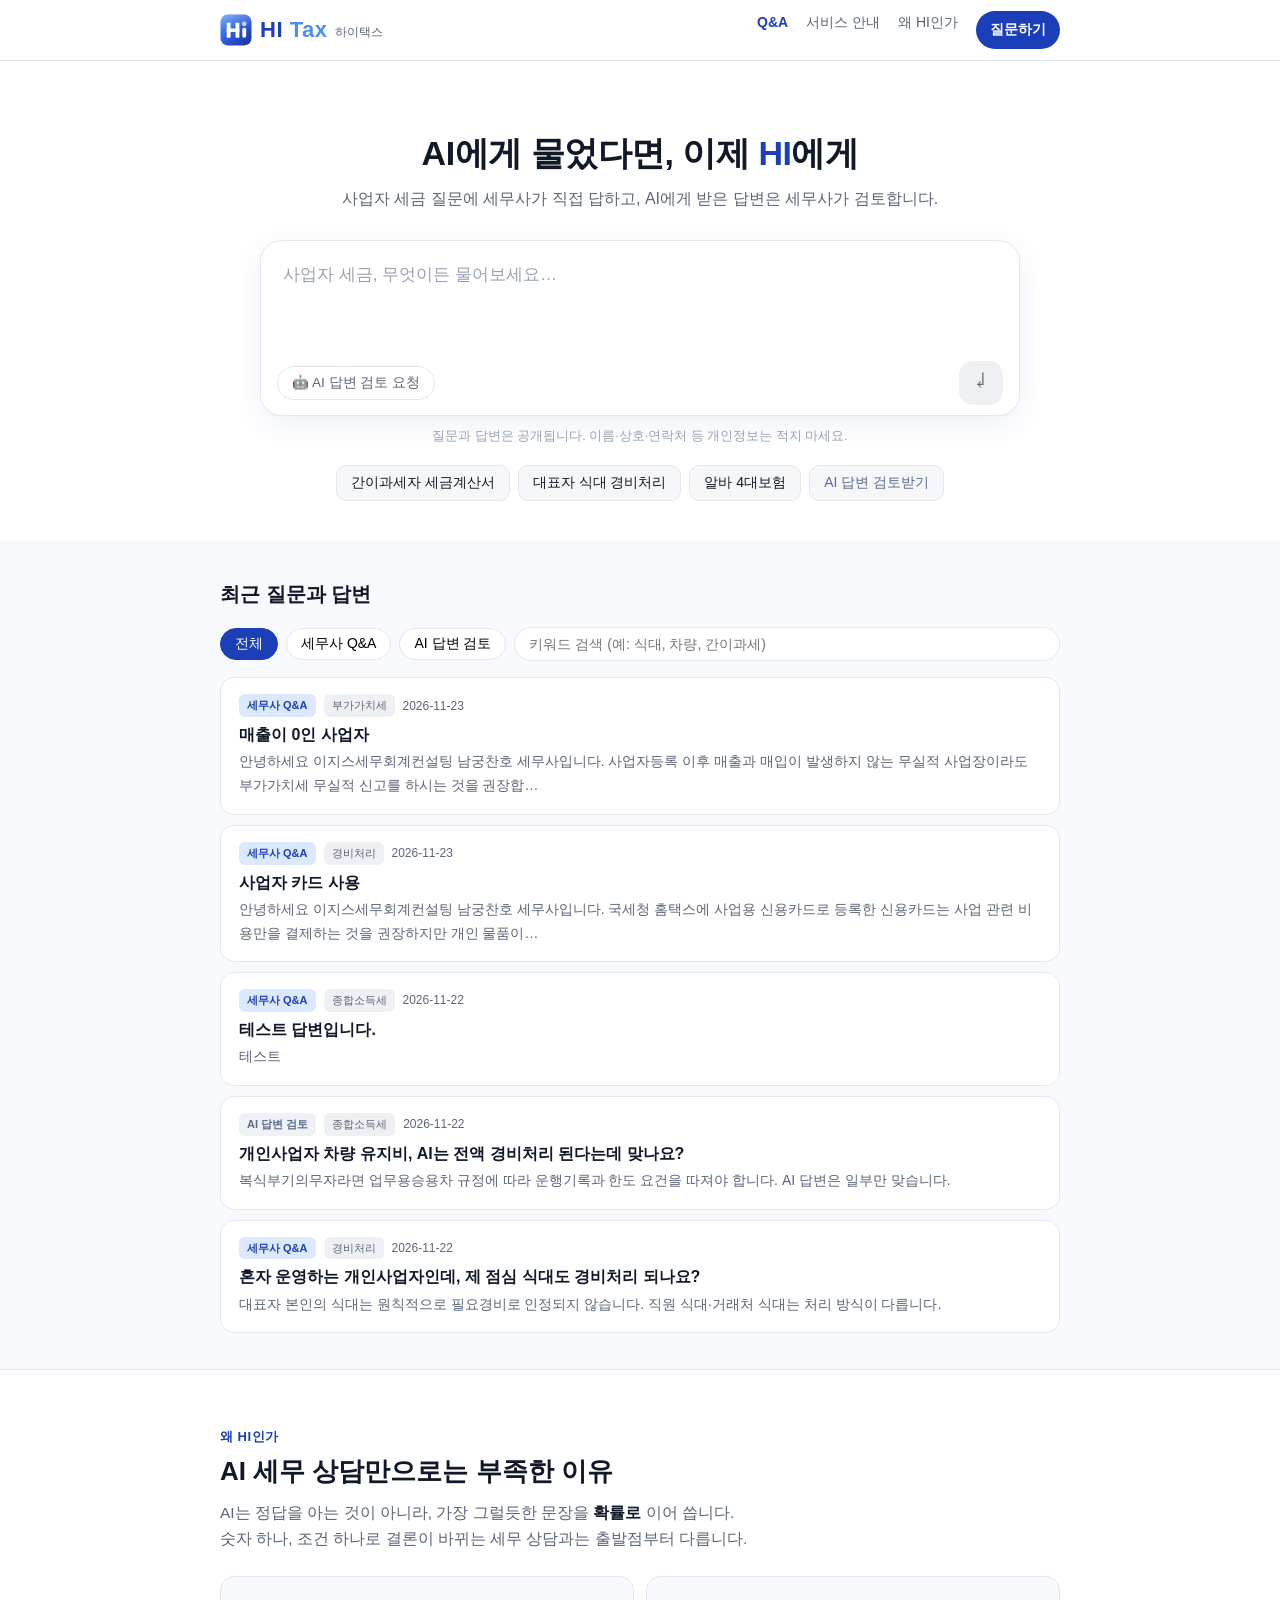
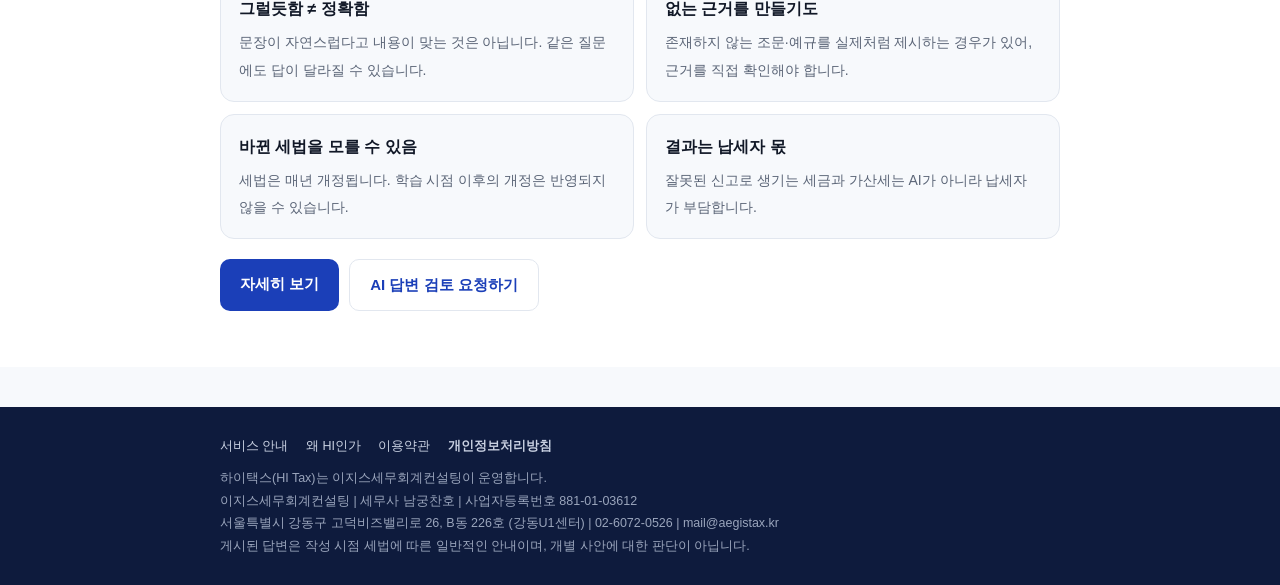
<file: index.html>
<!DOCTYPE html>
<html lang="ko">
<head>
<meta charset="UTF-8">
<meta name="viewport" content="width=device-width,initial-scale=1">
<title>하이택스 HI Tax | 사업자 세금 질문, 세무사가 답합니다</title>
<meta name="description" content="사업자 세금 질문에 세무사가 직접 답하는 공개 Q&A. AI에게 받은 세무 답변을 세무사가 검토해 드립니다. 이지스세무회계컨설팅 운영.">
<link rel="canonical" href="https://hitax.io.kr/">
<meta property="og:title" content="하이택스 HI Tax">
<meta property="og:description" content="AI에게 물었다면, 이제 HI에게. 사업자 세금 Q&A와 AI 답변 세무사 검토.">
<meta property="og:type" content="website">
<link rel="icon" href="/favicon.ico" sizes="any">
<link rel="icon" href="/favicon.svg" type="image/svg+xml">
<link rel="apple-touch-icon" href="/apple-touch-icon.png">
<meta property="og:image" content="https://hitax.io.kr/og-image.png">
<meta property="og:site_name" content="하이택스 HI Tax">
<link rel="stylesheet" href="style.css">
</head>
<body>

<header class="top">
  <div class="wrap">
    <a class="logo" href="index.html"><img src="assets/logo/hitax-symbol.svg" alt="" width="32" height="32"><b>HI <span>Tax</span></b><small>하이택스</small></a>
    <nav class="nav">
      <a href="index.html" class="on">Q&amp;A</a>
      <a href="about.html">서비스 안내</a>
      <a href="why-ai.html">왜 HI인가</a>
      <a href="#ask" class="cta">질문하기</a>
    </nav>
  </div>
</header>

<div class="hero2">
  <div class="wrap">
    <h1>AI에게 물었다면, 이제 <em>HI</em>에게</h1>
    <p class="lead">사업자 세금 질문에 세무사가 직접 답하고, AI에게 받은 답변은 세무사가 검토합니다.</p>

    <form id="ask" class="chatbox" novalidate>
      <input class="hp" type="text" name="website" tabindex="-1" autocomplete="off">

      <div class="cb-main">
        <textarea id="question" name="question" maxlength="3000" rows="3"
          placeholder="사업자 세금, 무엇이든 물어보세요…"></textarea>

        <div id="aiWrap" class="cb-ai" hidden>
          <div class="cb-ai-head">🤖 AI가 준 답변 <button type="button" class="cb-x" id="aiClose" aria-label="AI 답변 닫기">✕</button></div>
          <textarea id="aiAnswer" name="aiAnswer" maxlength="6000" rows="4"
            placeholder="ChatGPT·Claude 등에서 받은 답변을 그대로 붙여넣으세요. 세무사가 검토 의견을 드립니다."></textarea>
        </div>

        <div class="cb-bar">
          <button type="button" class="cb-mode" id="aiToggle">🤖 AI 답변 검토 요청</button>
          <button type="submit" class="cb-send" id="sendBtn" aria-label="질문 등록">↵</button>
        </div>
      </div>

      <div class="cb-more" id="more" hidden>
        <input type="email" name="email" placeholder="답변 받을 이메일 주소 (공개되지 않음)" autocomplete="email">
        <label class="cb-agree"><input type="checkbox" id="agreeAll">
          <span>질문·답변 웹 공개 및 <a href="terms.html" target="_blank">이용약관</a>, <a href="privacy.html" target="_blank">개인정보(이메일) 수집·이용</a>에 모두 동의합니다.</span></label>
        <div class="cb-sub">
          <label><input type="checkbox" name="agreeTerms"> [필수] 이용약관 (질문·답변 공개)</label>
          <label><input type="checkbox" name="agreePrivacy"> [필수] 개인정보 수집·이용 (이메일, 2년 보관)</label>
          <details><summary>주요 내용 보기</summary>
            · 질문과 세무사 답변은 누구나 볼 수 있게 공개되며, 검색 노출·제3자 공유가 될 수 있습니다.<br>
            · 답변은 작성 시점 세법에 따른 일반적 안내로, 개별 사실관계에 따라 판단이 달라질 수 있으며 세금 신고나 조세불복의 근거로 활용할 수 없습니다.<br>
            · 개인정보 보호를 위해 질문이 편집될 수 있고, 모든 질문에 답변되지 않을 수 있습니다.<br>
            · 이메일은 답변 회신에만 쓰이며 접수일로부터 2년 후(또는 요청 시) 파기합니다. 동의하지 않으면 서비스를 이용할 수 없습니다.
          </details>
        </div>
        <button type="submit" class="btn gold cb-submit">질문 등록</button>
      </div>
      <div class="err" id="askErr"></div>
      <p class="cb-warn">질문과 답변은 공개됩니다. 이름·상호·연락처 등 개인정보는 적지 마세요.</p>
    </form>

    <div class="chips" id="chips">
      <button type="button" data-q="간이과세자인데 거래처가 세금계산서를 요구합니다. 발급할 수 있나요?">간이과세자 세금계산서</button>
      <button type="button" data-q="혼자 운영하는 개인사업자인데 제 식대도 경비처리 되나요?">대표자 식대 경비처리</button>
      <button type="button" data-q="아르바이트생을 처음 뽑았는데 4대보험은 언제부터 가입해야 하나요?">알바 4대보험</button>
      <button type="button" data-ai="1">AI 답변 검토받기</button>
    </div>

    <div id="askDone" class="chatbox done" hidden>
      <div class="icon">✅</div>
      <h2>질문이 접수되었습니다</h2>
      <p>접수번호 <b id="ticket"></b></p>
      <p class="muted">답변이 등록되면 입력하신 이메일로 알려드립니다.<br>질문 내용에 따라 답변이 늦어지거나 답변드리지 못할 수 있습니다.</p>
      <button type="button" class="btn ghost" id="askAgain">다른 질문 하기</button>
    </div>
  </div>
</div>

<section>
  <div class="wrap">
    <h2>최근 질문과 답변</h2>
    <div class="toolbar">
      <button class="tab on" data-f="all">전체</button>
      <button class="tab" data-f="general">세무사 Q&amp;A</button>
      <button class="tab" data-f="ai">AI 답변 검토</button>
      <input class="search" id="q" type="search" placeholder="키워드 검색 (예: 식대, 차량, 간이과세)">
    </div>
    <div class="list" id="list"></div>
    <div class="empty" id="empty">검색 결과가 없습니다. <a href="#ask">직접 질문해 보세요.</a></div>
  </div>
</section>

<section class="why">
  <div class="wrap">
    <p class="why-kicker">왜 HI인가</p>
    <h2>AI 세무 상담만으로는 부족한 이유</h2>
    <p class="why-lead">AI는 정답을 아는 것이 아니라, 가장 그럴듯한 문장을 <b>확률로</b> 이어 씁니다.<br>숫자 하나, 조건 하나로 결론이 바뀌는 세무 상담과는 출발점부터 다릅니다.</p>
    <div class="why-grid">
      <div class="why-card"><b>그럴듯함 ≠ 정확함</b><span>문장이 자연스럽다고 내용이 맞는 것은 아닙니다. 같은 질문에도 답이 달라질 수 있습니다.</span></div>
      <div class="why-card"><b>없는 근거를 만들기도</b><span>존재하지 않는 조문·예규를 실제처럼 제시하는 경우가 있어, 근거를 직접 확인해야 합니다.</span></div>
      <div class="why-card"><b>바뀐 세법을 모를 수 있음</b><span>세법은 매년 개정됩니다. 학습 시점 이후의 개정은 반영되지 않을 수 있습니다.</span></div>
      <div class="why-card"><b>결과는 납세자 몫</b><span>잘못된 신고로 생기는 세금과 가산세는 AI가 아니라 납세자가 부담합니다.</span></div>
    </div>
    <div class="why-more">
      <a class="btn primary" href="why-ai.html">자세히 보기</a>
      <a class="btn ghost" href="index.html?type=ai#ask">AI 답변 검토 요청하기</a>
    </div>
  </div>
</section>

<footer>
  <div class="wrap">
    <div class="links">
      <a href="about.html">서비스 안내</a>
      <a href="why-ai.html">왜 HI인가</a>
      <a href="terms.html">이용약관</a>
      <a href="privacy.html"><b>개인정보처리방침</b></a>
    </div>
    하이택스(HI Tax)는 이지스세무회계컨설팅이 운영합니다.<br>
    이지스세무회계컨설팅 | 세무사 남궁찬호 | 사업자등록번호 881-01-03612<br>
    서울특별시 강동구 고덕비즈밸리로 26, B동 226호 (강동U1센터) | 02-6072-0526 | mail@aegistax.kr<br>
    게시된 답변은 작성 시점 세법에 따른 일반적인 안내이며, 개별 사안에 대한 판단이 아닙니다.
  </div>
</footer>

<script>
/* Q&A 목록은 posts.json에서 불러옵니다.
   구글 시트의 [하이택스 > 공개] 메뉴가 posts.json을 자동으로 갱신합니다. */
let POSTS = [];
const listEl = document.getElementById('list');
const emptyEl = document.getElementById('empty');
let filter = 'all', keyword = '';

function render(){
  const k = keyword.trim().toLowerCase();
  const rows = POSTS.filter(p =>
    (filter === 'all' || p.type === filter) &&
    (!k || (p.title + p.summary + p.cat).toLowerCase().includes(k))
  );
  listEl.innerHTML = rows.map(p => `
    <a class="card" href="qna/${p.id}.html">
      <div class="meta">
        <span class="badge ${p.type === 'ai' ? 'ai' : 'hi'}">${p.type === 'ai' ? 'AI 답변 검토' : '세무사 Q&A'}</span>
        <span class="badge cat">${p.cat}</span>
        <span>${p.date}</span>
      </div>
      <h3>${p.title}</h3>
      <p>${p.summary}</p>
    </a>`).join('');
  emptyEl.style.display = rows.length ? 'none' : 'block';
}
document.querySelectorAll('.tab').forEach(b => b.addEventListener('click', () => {
  document.querySelectorAll('.tab').forEach(x => x.classList.remove('on'));
  b.classList.add('on'); filter = b.dataset.f; render();
}));
document.getElementById('q').addEventListener('input', e => { keyword = e.target.value; render(); });
fetch('posts.json?v=' + Date.now())
  .then(r => r.json())
  .then(d => { POSTS = d; render(); })
  .catch(() => { emptyEl.textContent = '목록을 불러오지 못했습니다. 잠시 후 새로고침해 주세요.'; emptyEl.style.display = 'block'; });

/* ───── 질문 등록 ───── */
/* 구글 Apps Script 웹앱 URL (비우면 데모 모드) */
const APPS_SCRIPT_URL = "https://script.google.com/macros/s/AKfycbzAdkgYf9CfO9gjDjutUvagw2ZaW8-JUJQHxkipy1wyuL165hyxQvIKcxD2weK6FGPF/exec";
const form = document.getElementById('ask');
const errEl = document.getElementById('askErr');
const moreEl = document.getElementById('more');
const qEl = form.question;
let qType = 'general';

function setType(t){
  qType = t;
  const ai = t === 'ai';
  document.getElementById('aiWrap').hidden = !ai;
  document.getElementById('aiToggle').classList.toggle('on', ai);
  qEl.placeholder = ai ? 'AI에게 했던 질문을 적어 주세요…' : '사업자 세금, 무엇이든 물어보세요…';
}
document.getElementById('aiToggle').addEventListener('click', () => { setType(qType === 'ai' ? 'general' : 'ai'); (qType === 'ai' ? form.aiAnswer : qEl).focus(); });
document.getElementById('aiClose').addEventListener('click', () => setType('general'));
if (new URLSearchParams(location.search).get('type') === 'ai') setType('ai');

// 입력을 시작하면 이메일·동의 영역 표시
function reveal(){ if (moreEl.hidden){ moreEl.hidden = false; } }
qEl.addEventListener('input', () => { if (qEl.value.trim()) reveal(); autoGrow(qEl); });
form.aiAnswer.addEventListener('input', () => autoGrow(form.aiAnswer));
function autoGrow(el){ el.style.height = 'auto'; el.style.height = Math.min(el.scrollHeight, 420) + 'px'; }

// 예시 칩
document.querySelectorAll('#chips button').forEach(b => b.addEventListener('click', () => {
  if (b.dataset.ai){ setType('ai'); qEl.focus(); }
  else { qEl.value = b.dataset.q; autoGrow(qEl); reveal(); qEl.focus(); }
}));

// 전체 동의 ↔ 개별 동의
const allBox = document.getElementById('agreeAll');
const subBoxes = [form.agreeTerms, form.agreePrivacy];
allBox.addEventListener('change', () => subBoxes.forEach(b => b.checked = allBox.checked));
subBoxes.forEach(b => b.addEventListener('change', () => allBox.checked = subBoxes.every(x => x.checked)));

function showErr(m){ errEl.textContent = m; errEl.style.display = 'block'; }
function makeTicket(){
  const d = new Date(), p = x => String(x).padStart(2, '0');
  return 'HT-' + String(d.getFullYear()).slice(2) + p(d.getMonth() + 1) + p(d.getDate()) + '-' +
         Math.random().toString(36).slice(2, 6).toUpperCase();
}
form.addEventListener('submit', async e => {
  e.preventDefault();
  errEl.style.display = 'none';
  if (form.website.value) return;
  const q = qEl.value.trim(), ai = form.aiAnswer.value.trim(), email = form.email.value.trim();
  if (q.length < 10){ qEl.focus(); return showErr('질문을 10자 이상 적어 주세요.'); }
  if (qType === 'ai' && ai.length < 10){ form.aiAnswer.focus(); return showErr('AI가 준 답변을 붙여넣어 주세요.'); }
  reveal();
  if (!/^[^\s@]+@[^\s@]+\.[^\s@]+$/.test(email)){ form.email.focus(); return showErr('답변 받을 이메일 주소를 입력해 주세요.'); }
  if (!form.agreeTerms.checked || !form.agreePrivacy.checked) return showErr('이용약관과 개인정보 수집·이용에 동의해 주세요.');

  const btns = form.querySelectorAll('[type=submit]');
  btns.forEach(b => b.disabled = true);
  const ticket = makeTicket();
  const firstLine = q.split('\n')[0].trim();
  const data = new URLSearchParams({
    ticket, type: qType === 'ai' ? 'AI 답변 검토' : '세무사 Q&A', biz: '', cat: '',
    title: firstLine.length > 50 ? firstLine.slice(0, 50) + '…' : firstLine,
    question: q, aiName: '', aiAnswer: qType === 'ai' ? ai : '',
    email, agreeTerms: 'Y', agreePrivacy: 'Y'
  });
  try{
    if (APPS_SCRIPT_URL) await fetch(APPS_SCRIPT_URL, { method:'POST', mode:'no-cors', body:data });
    else console.log('[데모 모드]', Object.fromEntries(data));
    document.getElementById('ticket').textContent = ticket;
    form.hidden = true; document.getElementById('chips').hidden = true;
    document.getElementById('askDone').hidden = false;
  }catch(err){
    showErr('전송에 실패했습니다. 잠시 후 다시 시도하거나 mail@aegistax.kr로 문의해 주세요.');
  }
  btns.forEach(b => b.disabled = false);
});
document.getElementById('askAgain').addEventListener('click', () => {
  form.reset(); setType('general'); moreEl.hidden = true; qEl.style.height = '';
  form.hidden = false; document.getElementById('chips').hidden = false; document.getElementById('askDone').hidden = true;
  qEl.focus();
});
</script>
</body>
</html>
</file>
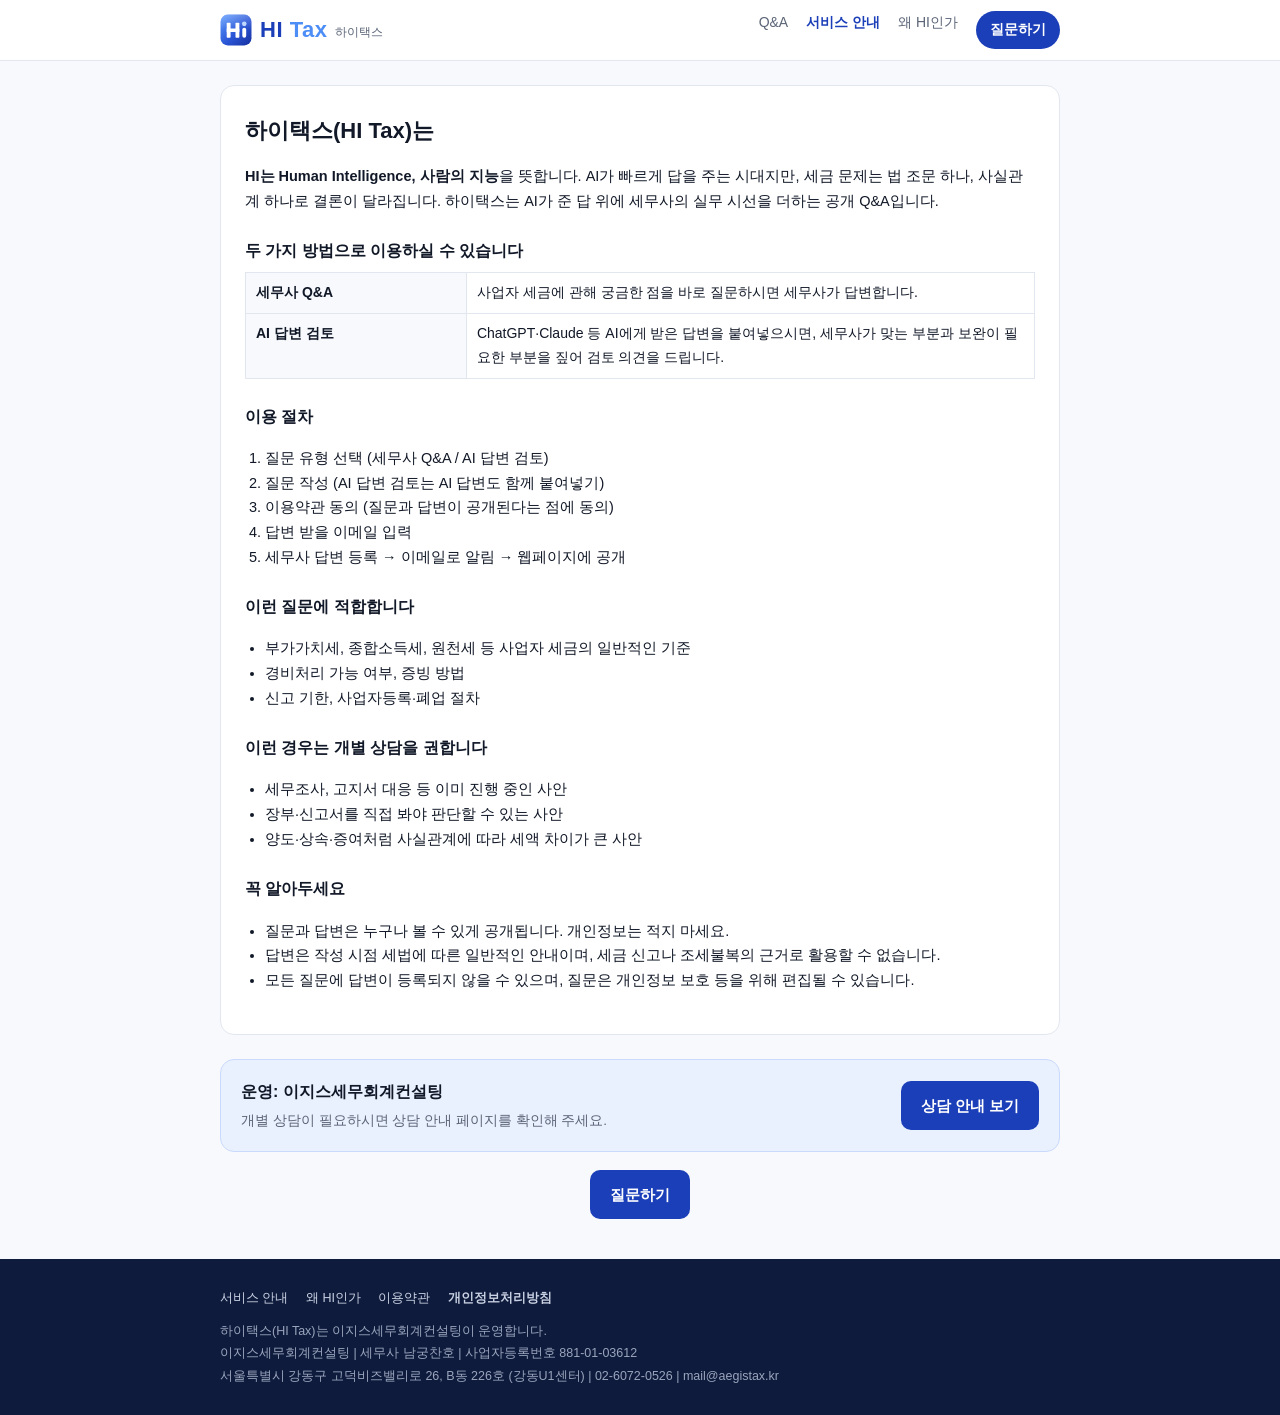
<file: about.html>
<!DOCTYPE html>
<html lang="ko">
<head>
<meta charset="UTF-8">
<meta name="viewport" content="width=device-width,initial-scale=1">
<title>서비스 안내 | 하이택스 HI Tax</title>
<meta name="description" content="하이택스는 사업자 세금 질문에 세무사가 답하고, AI에게 받은 세무 답변을 세무사가 검토하는 공개 Q&A 서비스입니다.">
<link rel="canonical" href="https://hitax.io.kr/about.html">
<link rel="icon" href="/favicon.ico" sizes="any">
<link rel="icon" href="/favicon.svg" type="image/svg+xml">
<link rel="apple-touch-icon" href="/apple-touch-icon.png">
<meta property="og:image" content="https://hitax.io.kr/og-image.png">
<meta property="og:site_name" content="하이택스 HI Tax">
<link rel="stylesheet" href="style.css">
</head>
<body>

<header class="top">
  <div class="wrap">
    <a class="logo" href="index.html"><img src="assets/logo/hitax-symbol.svg" alt="" width="32" height="32"><b>HI <span>Tax</span></b><small>하이택스</small></a>
    <nav class="nav">
      <a href="index.html">Q&amp;A</a>
      <a href="about.html" class="on">서비스 안내</a>
      <a href="why-ai.html">왜 HI인가</a>
      <a href="index.html#ask" class="cta">질문하기</a>
    </nav>
  </div>
</header>

<div class="wrap">
  <div class="doc">
    <h1>하이택스(HI Tax)는</h1>
    <p><b>HI는 Human Intelligence, 사람의 지능</b>을 뜻합니다. AI가 빠르게 답을 주는 시대지만, 세금 문제는 법 조문 하나, 사실관계 하나로 결론이 달라집니다. 하이택스는 AI가 준 답 위에 세무사의 실무 시선을 더하는 공개 Q&amp;A입니다.</p>

    <h3>두 가지 방법으로 이용하실 수 있습니다</h3>
    <table>
      <tr><th>세무사 Q&amp;A</th><td>사업자 세금에 관해 궁금한 점을 바로 질문하시면 세무사가 답변합니다.</td></tr>
      <tr><th>AI 답변 검토</th><td>ChatGPT·Claude 등 AI에게 받은 답변을 붙여넣으시면, 세무사가 맞는 부분과 보완이 필요한 부분을 짚어 검토 의견을 드립니다.</td></tr>
    </table>

    <h3>이용 절차</h3>
    <ol>
      <li>질문 유형 선택 (세무사 Q&amp;A / AI 답변 검토)</li>
      <li>질문 작성 (AI 답변 검토는 AI 답변도 함께 붙여넣기)</li>
      <li>이용약관 동의 (질문과 답변이 공개된다는 점에 동의)</li>
      <li>답변 받을 이메일 입력</li>
      <li>세무사 답변 등록 → 이메일로 알림 → 웹페이지에 공개</li>
    </ol>

    <h3>이런 질문에 적합합니다</h3>
    <ul>
      <li>부가가치세, 종합소득세, 원천세 등 사업자 세금의 일반적인 기준</li>
      <li>경비처리 가능 여부, 증빙 방법</li>
      <li>신고 기한, 사업자등록·폐업 절차</li>
    </ul>

    <h3>이런 경우는 개별 상담을 권합니다</h3>
    <ul>
      <li>세무조사, 고지서 대응 등 이미 진행 중인 사안</li>
      <li>장부·신고서를 직접 봐야 판단할 수 있는 사안</li>
      <li>양도·상속·증여처럼 사실관계에 따라 세액 차이가 큰 사안</li>
    </ul>

    <h3>꼭 알아두세요</h3>
    <ul>
      <li>질문과 답변은 누구나 볼 수 있게 공개됩니다. 개인정보는 적지 마세요.</li>
      <li>답변은 작성 시점 세법에 따른 일반적인 안내이며, 세금 신고나 조세불복의 근거로 활용할 수 없습니다.</li>
      <li>모든 질문에 답변이 등록되지 않을 수 있으며, 질문은 개인정보 보호 등을 위해 편집될 수 있습니다.</li>
    </ul>
  </div>

  <div class="consult">
    <div><b>운영: 이지스세무회계컨설팅</b><span>개별 상담이 필요하시면 상담 안내 페이지를 확인해 주세요.</span></div>
    <a class="btn gold" href="https://guide.aegistax.kr/">상담 안내 보기</a>
  </div>
  <div class="next" style="justify-content:center">
    <a class="btn primary" href="index.html#ask">질문하기</a>
  </div>
</div>

<footer>
  <div class="wrap">
    <div class="links">
      <a href="about.html">서비스 안내</a>
      <a href="why-ai.html">왜 HI인가</a>
      <a href="terms.html">이용약관</a>
      <a href="privacy.html"><b>개인정보처리방침</b></a>
    </div>
    하이택스(HI Tax)는 이지스세무회계컨설팅이 운영합니다.<br>
    이지스세무회계컨설팅 | 세무사 남궁찬호 | 사업자등록번호 881-01-03612<br>
    서울특별시 강동구 고덕비즈밸리로 26, B동 226호 (강동U1센터) | 02-6072-0526 | mail@aegistax.kr
  </div>
</footer>
</body>
</html>
</file>
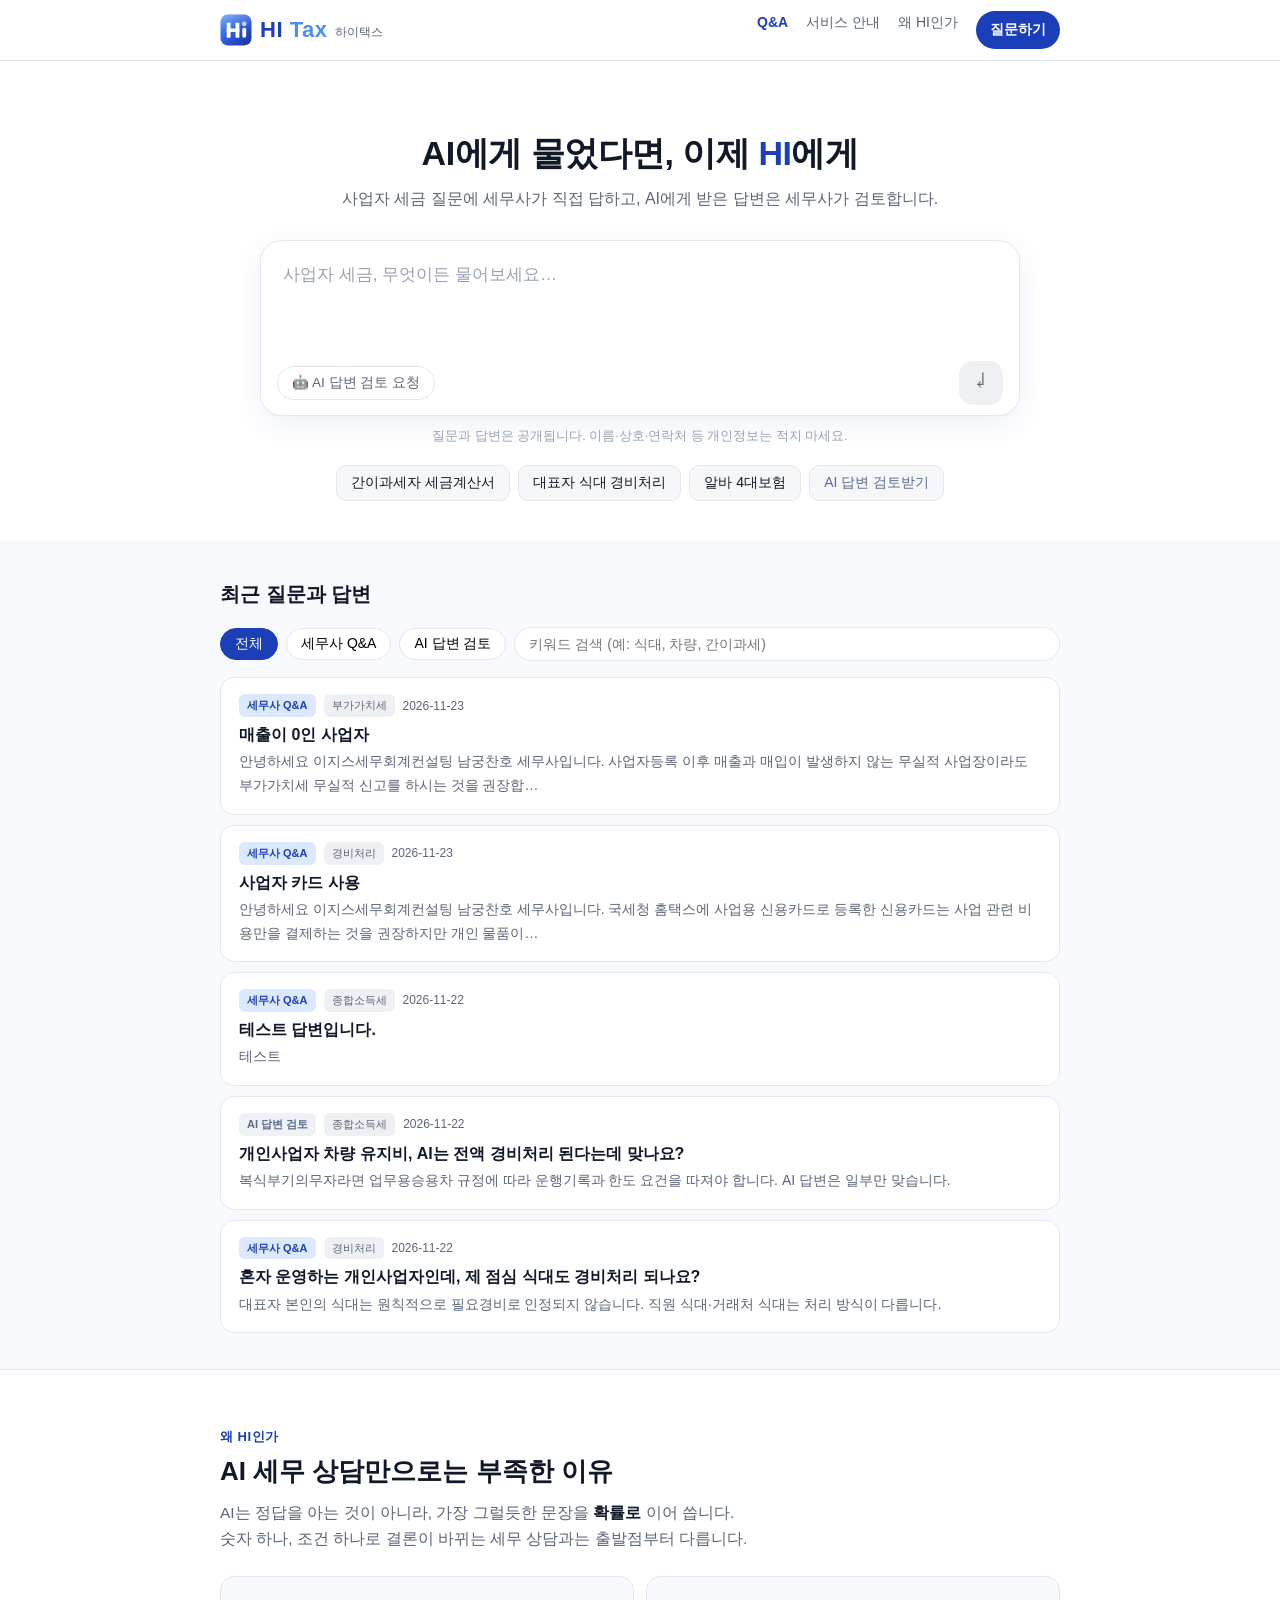
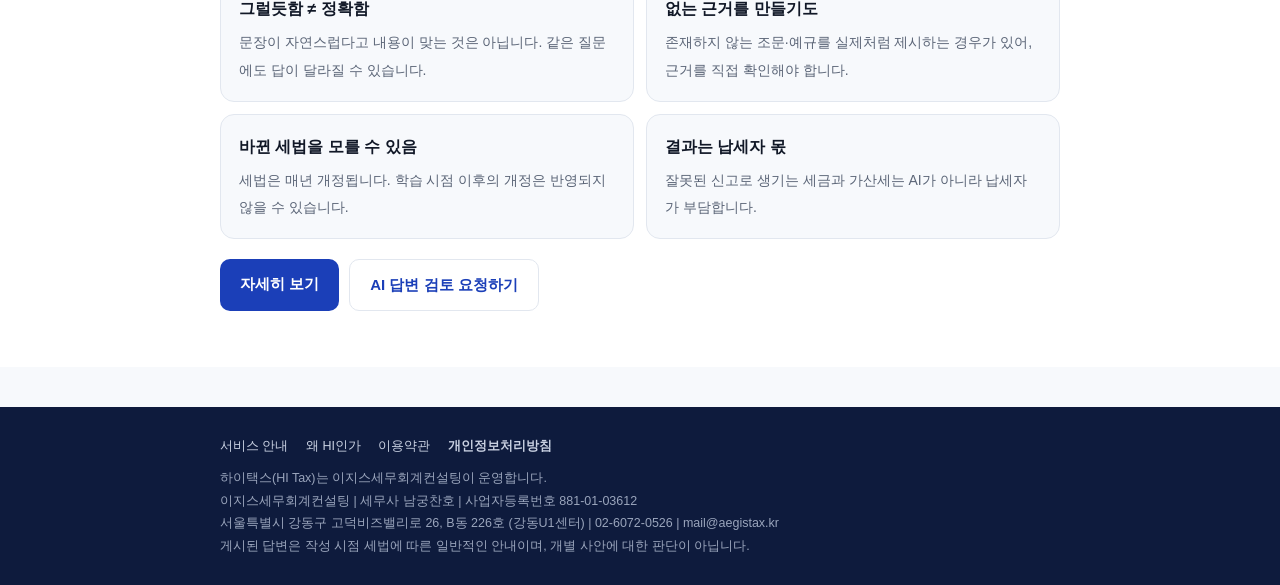
<file: ask.html>
<!DOCTYPE html>
<html lang="ko">
<head>
<meta charset="UTF-8">
<title>질문하기 | 하이택스 HI Tax</title>
<meta name="robots" content="noindex">
<link rel="canonical" href="https://hitax.io.kr/">
<script>
  // 질문하기는 홈 화면으로 옮겨졌습니다.
  var t = new URLSearchParams(location.search).get('type');
  location.replace('index.html' + (t === 'ai' ? '?type=ai' : '') + '#ask');
</script>
<meta http-equiv="refresh" content="0; url=index.html#ask">
</head>
<body><p><a href="index.html#ask">질문하기 페이지로 이동</a></p></body>
</html>
</file>
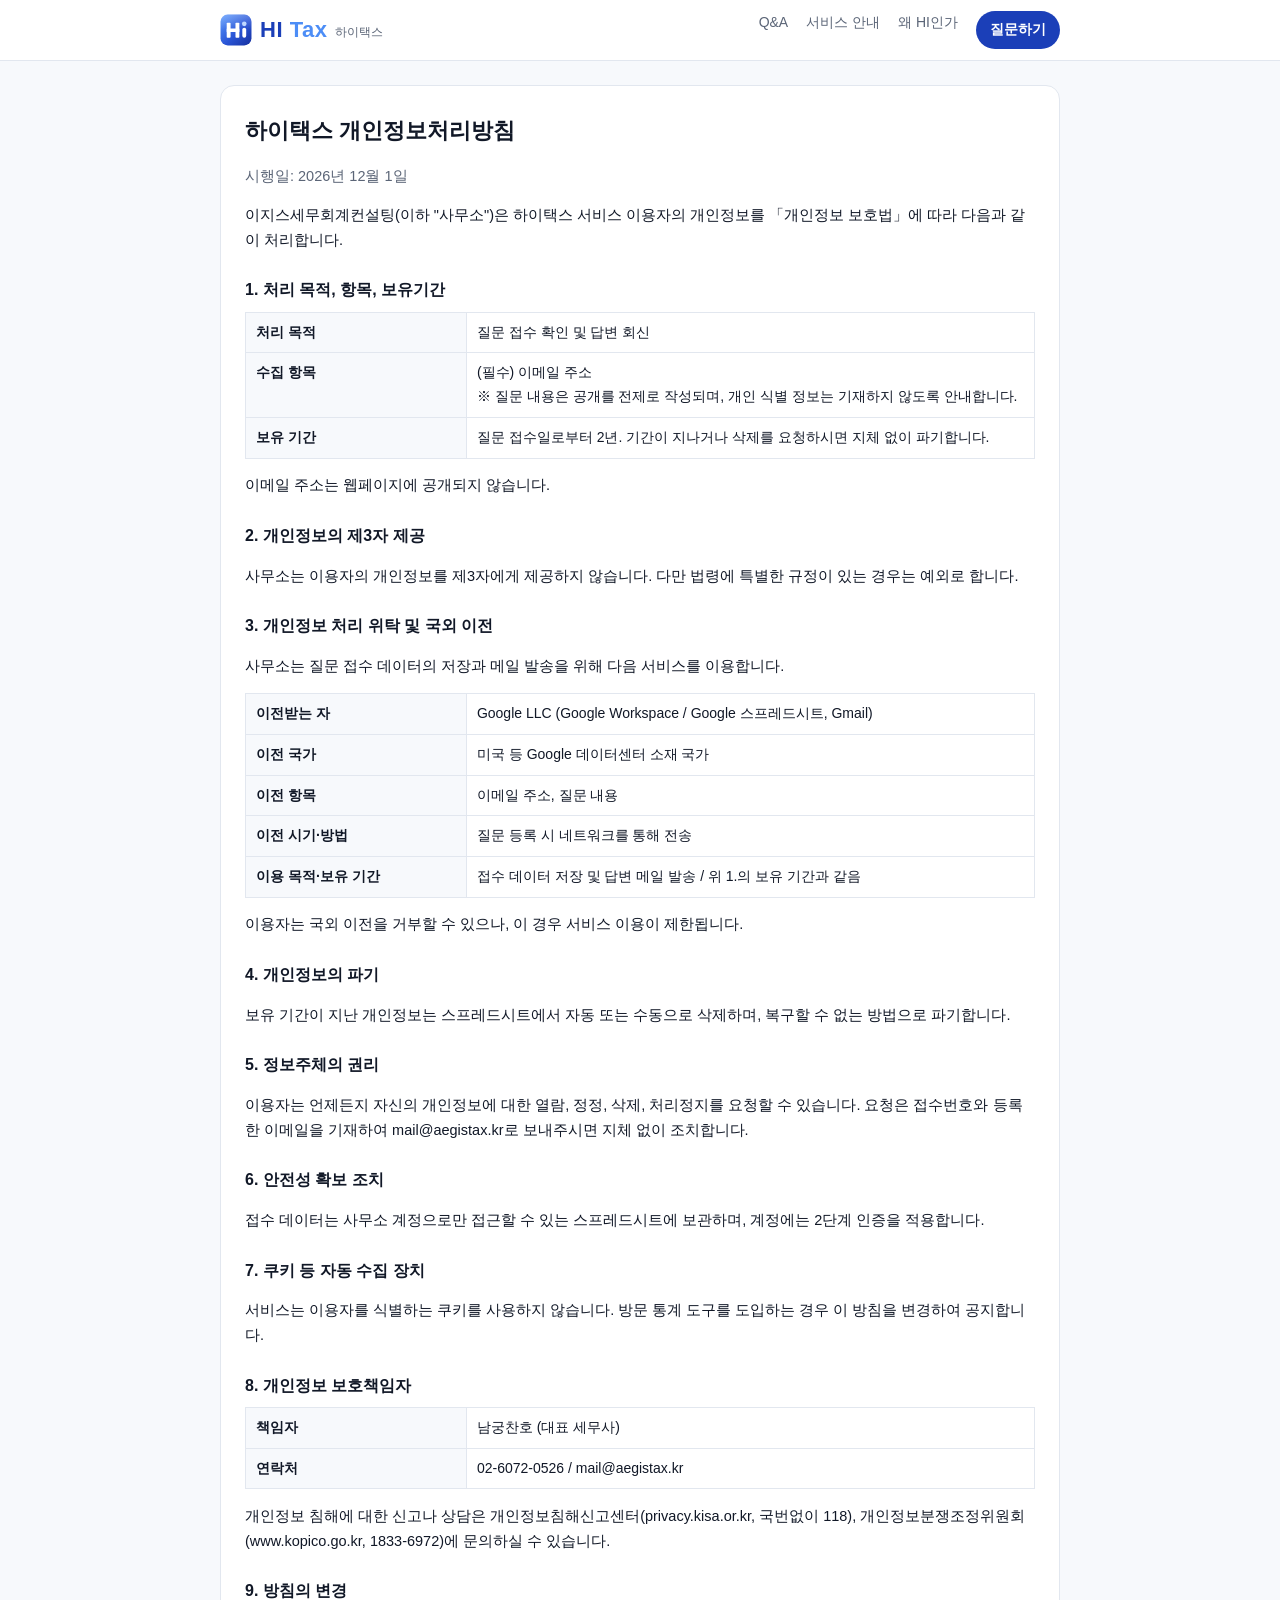
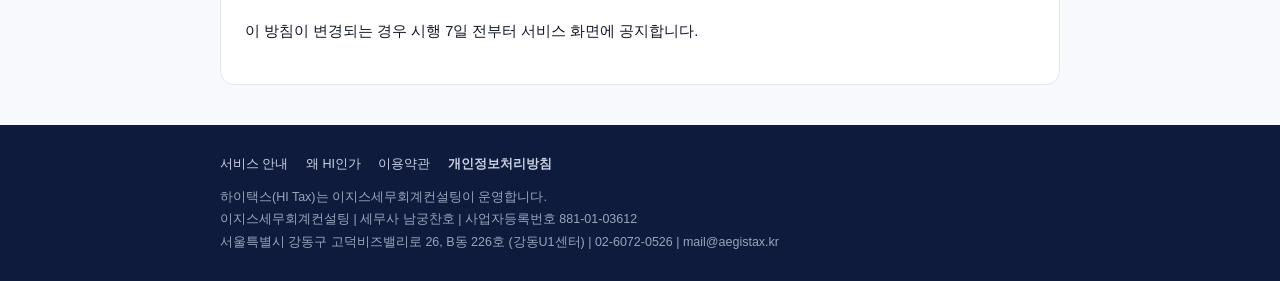
<file: privacy.html>
<!DOCTYPE html>
<html lang="ko">
<head>
<meta charset="UTF-8">
<meta name="viewport" content="width=device-width,initial-scale=1">
<title>개인정보처리방침 | 하이택스 HI Tax</title>
<link rel="icon" href="/favicon.ico" sizes="any">
<link rel="icon" href="/favicon.svg" type="image/svg+xml">
<link rel="apple-touch-icon" href="/apple-touch-icon.png">
<meta property="og:image" content="https://hitax.io.kr/og-image.png">
<meta property="og:site_name" content="하이택스 HI Tax">
<link rel="stylesheet" href="style.css">
</head>
<body>

<header class="top">
  <div class="wrap">
    <a class="logo" href="index.html"><img src="assets/logo/hitax-symbol.svg" alt="" width="32" height="32"><b>HI <span>Tax</span></b><small>하이택스</small></a>
    <nav class="nav">
      <a href="index.html">Q&amp;A</a>
      <a href="about.html">서비스 안내</a>
      <a href="why-ai.html">왜 HI인가</a>
      <a href="index.html#ask" class="cta">질문하기</a>
    </nav>
  </div>
</header>

<div class="wrap">
  <div class="doc">
    <h1>하이택스 개인정보처리방침</h1>
    <p class="muted">시행일: 2026년 12월 1일</p>
    <p>이지스세무회계컨설팅(이하 "사무소")은 하이택스 서비스 이용자의 개인정보를 「개인정보 보호법」에 따라 다음과 같이 처리합니다.</p>

    <h3>1. 처리 목적, 항목, 보유기간</h3>
    <table>
      <tr><th>처리 목적</th><td>질문 접수 확인 및 답변 회신</td></tr>
      <tr><th>수집 항목</th><td>(필수) 이메일 주소<br>※ 질문 내용은 공개를 전제로 작성되며, 개인 식별 정보는 기재하지 않도록 안내합니다.</td></tr>
      <tr><th>보유 기간</th><td>질문 접수일로부터 2년. 기간이 지나거나 삭제를 요청하시면 지체 없이 파기합니다.</td></tr>
    </table>
    <p>이메일 주소는 웹페이지에 공개되지 않습니다.</p>

    <h3>2. 개인정보의 제3자 제공</h3>
    <p>사무소는 이용자의 개인정보를 제3자에게 제공하지 않습니다. 다만 법령에 특별한 규정이 있는 경우는 예외로 합니다.</p>

    <h3>3. 개인정보 처리 위탁 및 국외 이전</h3>
    <p>사무소는 질문 접수 데이터의 저장과 메일 발송을 위해 다음 서비스를 이용합니다.</p>
    <table>
      <tr><th>이전받는 자</th><td>Google LLC (Google Workspace / Google 스프레드시트, Gmail)</td></tr>
      <tr><th>이전 국가</th><td>미국 등 Google 데이터센터 소재 국가</td></tr>
      <tr><th>이전 항목</th><td>이메일 주소, 질문 내용</td></tr>
      <tr><th>이전 시기·방법</th><td>질문 등록 시 네트워크를 통해 전송</td></tr>
      <tr><th>이용 목적·보유 기간</th><td>접수 데이터 저장 및 답변 메일 발송 / 위 1.의 보유 기간과 같음</td></tr>
    </table>
    <p>이용자는 국외 이전을 거부할 수 있으나, 이 경우 서비스 이용이 제한됩니다.</p>

    <h3>4. 개인정보의 파기</h3>
    <p>보유 기간이 지난 개인정보는 스프레드시트에서 자동 또는 수동으로 삭제하며, 복구할 수 없는 방법으로 파기합니다.</p>

    <h3>5. 정보주체의 권리</h3>
    <p>이용자는 언제든지 자신의 개인정보에 대한 열람, 정정, 삭제, 처리정지를 요청할 수 있습니다. 요청은 접수번호와 등록한 이메일을 기재하여 mail@aegistax.kr로 보내주시면 지체 없이 조치합니다.</p>

    <h3>6. 안전성 확보 조치</h3>
    <p>접수 데이터는 사무소 계정으로만 접근할 수 있는 스프레드시트에 보관하며, 계정에는 2단계 인증을 적용합니다.</p>

    <h3>7. 쿠키 등 자동 수집 장치</h3>
    <p>서비스는 이용자를 식별하는 쿠키를 사용하지 않습니다. 방문 통계 도구를 도입하는 경우 이 방침을 변경하여 공지합니다.</p>

    <h3>8. 개인정보 보호책임자</h3>
    <table>
      <tr><th>책임자</th><td>남궁찬호 (대표 세무사)</td></tr>
      <tr><th>연락처</th><td>02-6072-0526 / mail@aegistax.kr</td></tr>
    </table>
    <p>개인정보 침해에 대한 신고나 상담은 개인정보침해신고센터(privacy.kisa.or.kr, 국번없이 118), 개인정보분쟁조정위원회(www.kopico.go.kr, 1833-6972)에 문의하실 수 있습니다.</p>

    <h3>9. 방침의 변경</h3>
    <p>이 방침이 변경되는 경우 시행 7일 전부터 서비스 화면에 공지합니다.</p>
  </div>
</div>

<footer>
  <div class="wrap">
    <div class="links">
      <a href="about.html">서비스 안내</a>
      <a href="why-ai.html">왜 HI인가</a>
      <a href="terms.html">이용약관</a>
      <a href="privacy.html"><b>개인정보처리방침</b></a>
    </div>
    하이택스(HI Tax)는 이지스세무회계컨설팅이 운영합니다.<br>
    이지스세무회계컨설팅 | 세무사 남궁찬호 | 사업자등록번호 881-01-03612<br>
    서울특별시 강동구 고덕비즈밸리로 26, B동 226호 (강동U1센터) | 02-6072-0526 | mail@aegistax.kr
  </div>
</footer>
</body>
</html>
</file>
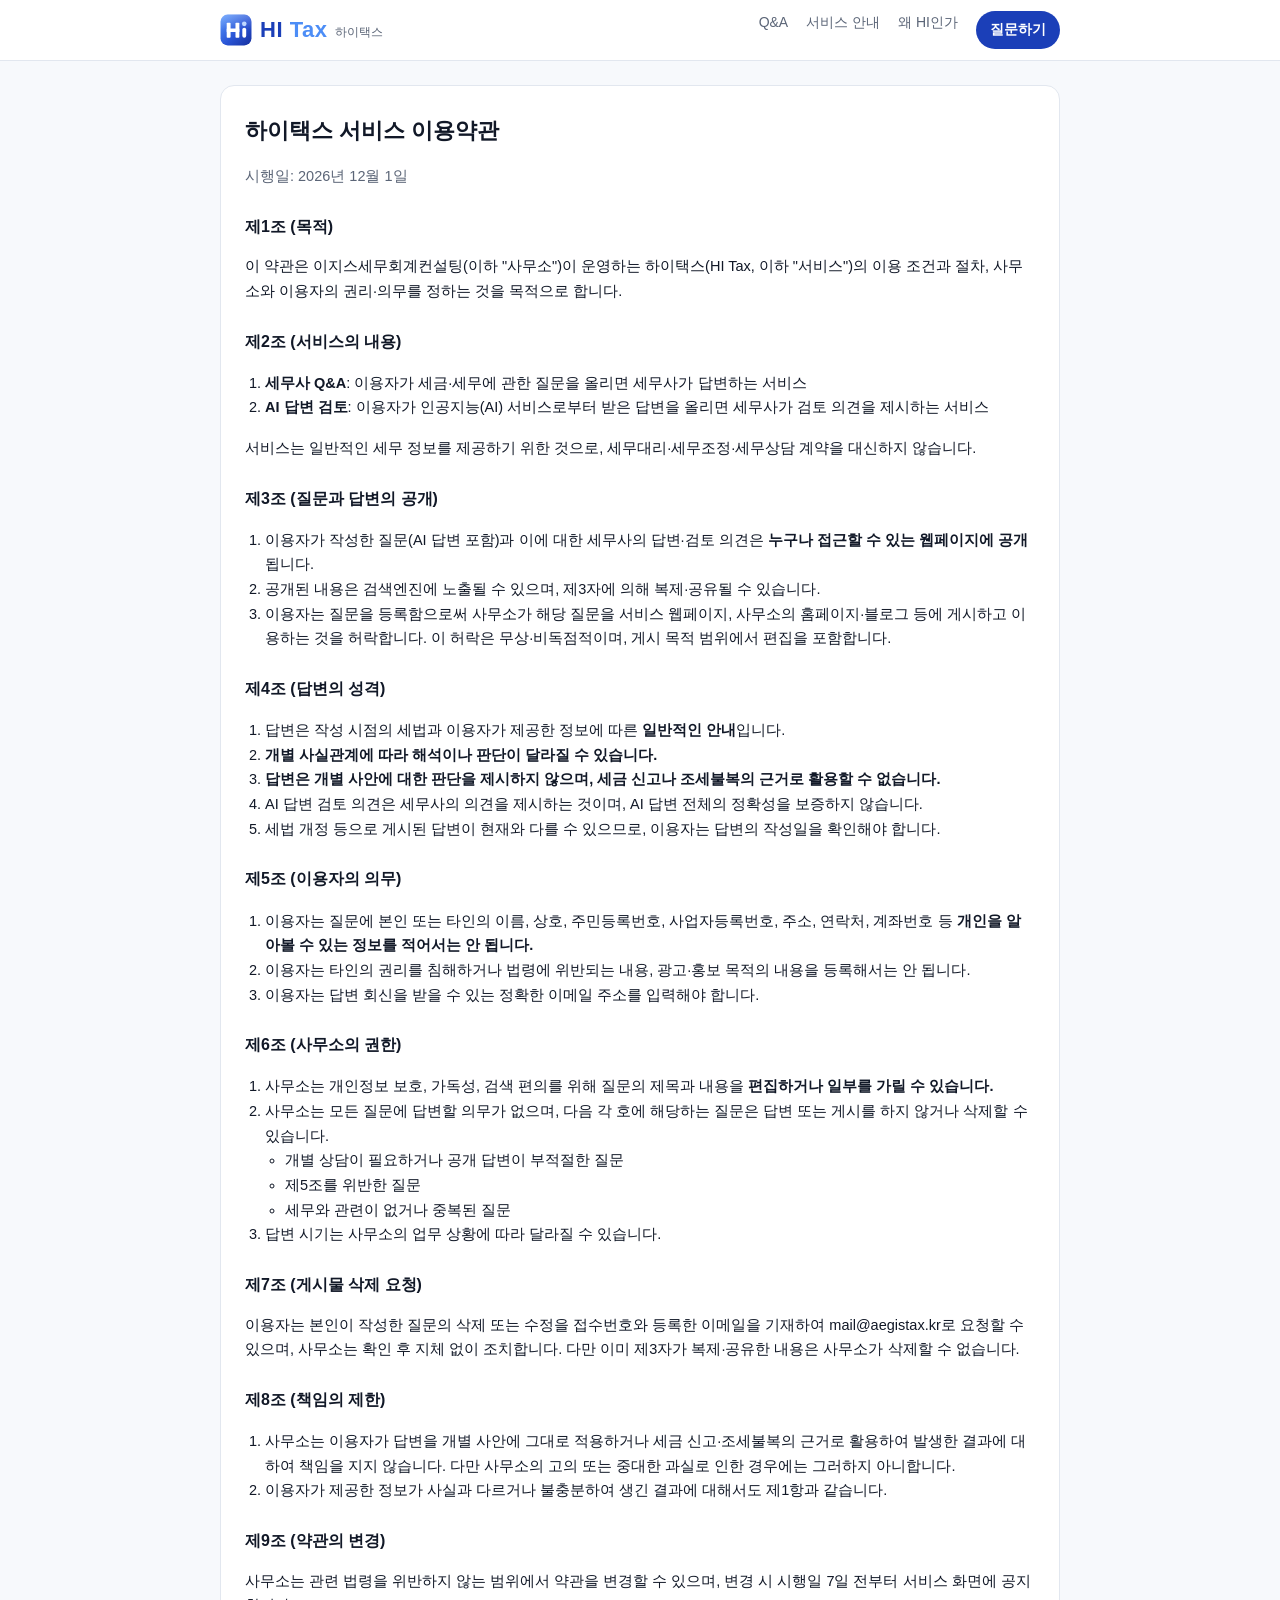
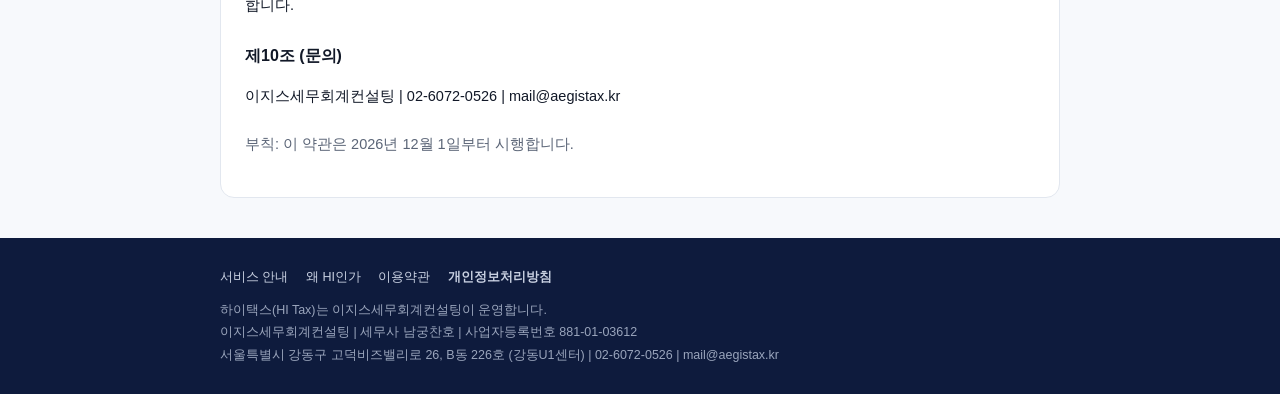
<file: terms.html>
<!DOCTYPE html>
<html lang="ko">
<head>
<meta charset="UTF-8">
<meta name="viewport" content="width=device-width,initial-scale=1">
<title>이용약관 | 하이택스 HI Tax</title>
<link rel="icon" href="/favicon.ico" sizes="any">
<link rel="icon" href="/favicon.svg" type="image/svg+xml">
<link rel="apple-touch-icon" href="/apple-touch-icon.png">
<meta property="og:image" content="https://hitax.io.kr/og-image.png">
<meta property="og:site_name" content="하이택스 HI Tax">
<link rel="stylesheet" href="style.css">
</head>
<body>

<header class="top">
  <div class="wrap">
    <a class="logo" href="index.html"><img src="assets/logo/hitax-symbol.svg" alt="" width="32" height="32"><b>HI <span>Tax</span></b><small>하이택스</small></a>
    <nav class="nav">
      <a href="index.html">Q&amp;A</a>
      <a href="about.html">서비스 안내</a>
      <a href="why-ai.html">왜 HI인가</a>
      <a href="index.html#ask" class="cta">질문하기</a>
    </nav>
  </div>
</header>

<div class="wrap">
  <div class="doc">
    <h1>하이택스 서비스 이용약관</h1>
    <p class="muted">시행일: 2026년 12월 1일</p>

    <h3>제1조 (목적)</h3>
    <p>이 약관은 이지스세무회계컨설팅(이하 "사무소")이 운영하는 하이택스(HI Tax, 이하 "서비스")의 이용 조건과 절차, 사무소와 이용자의 권리·의무를 정하는 것을 목적으로 합니다.</p>

    <h3>제2조 (서비스의 내용)</h3>
    <ol>
      <li><b>세무사 Q&amp;A</b>: 이용자가 세금·세무에 관한 질문을 올리면 세무사가 답변하는 서비스</li>
      <li><b>AI 답변 검토</b>: 이용자가 인공지능(AI) 서비스로부터 받은 답변을 올리면 세무사가 검토 의견을 제시하는 서비스</li>
    </ol>
    <p>서비스는 일반적인 세무 정보를 제공하기 위한 것으로, 세무대리·세무조정·세무상담 계약을 대신하지 않습니다.</p>

    <h3>제3조 (질문과 답변의 공개)</h3>
    <ol>
      <li>이용자가 작성한 질문(AI 답변 포함)과 이에 대한 세무사의 답변·검토 의견은 <b>누구나 접근할 수 있는 웹페이지에 공개</b>됩니다.</li>
      <li>공개된 내용은 검색엔진에 노출될 수 있으며, 제3자에 의해 복제·공유될 수 있습니다.</li>
      <li>이용자는 질문을 등록함으로써 사무소가 해당 질문을 서비스 웹페이지, 사무소의 홈페이지·블로그 등에 게시하고 이용하는 것을 허락합니다. 이 허락은 무상·비독점적이며, 게시 목적 범위에서 편집을 포함합니다.</li>
    </ol>

    <h3>제4조 (답변의 성격)</h3>
    <ol>
      <li>답변은 작성 시점의 세법과 이용자가 제공한 정보에 따른 <b>일반적인 안내</b>입니다.</li>
      <li><b>개별 사실관계에 따라 해석이나 판단이 달라질 수 있습니다.</b></li>
      <li><b>답변은 개별 사안에 대한 판단을 제시하지 않으며, 세금 신고나 조세불복의 근거로 활용할 수 없습니다.</b></li>
      <li>AI 답변 검토 의견은 세무사의 의견을 제시하는 것이며, AI 답변 전체의 정확성을 보증하지 않습니다.</li>
      <li>세법 개정 등으로 게시된 답변이 현재와 다를 수 있으므로, 이용자는 답변의 작성일을 확인해야 합니다.</li>
    </ol>

    <h3>제5조 (이용자의 의무)</h3>
    <ol>
      <li>이용자는 질문에 본인 또는 타인의 이름, 상호, 주민등록번호, 사업자등록번호, 주소, 연락처, 계좌번호 등 <b>개인을 알아볼 수 있는 정보를 적어서는 안 됩니다.</b></li>
      <li>이용자는 타인의 권리를 침해하거나 법령에 위반되는 내용, 광고·홍보 목적의 내용을 등록해서는 안 됩니다.</li>
      <li>이용자는 답변 회신을 받을 수 있는 정확한 이메일 주소를 입력해야 합니다.</li>
    </ol>

    <h3>제6조 (사무소의 권한)</h3>
    <ol>
      <li>사무소는 개인정보 보호, 가독성, 검색 편의를 위해 질문의 제목과 내용을 <b>편집하거나 일부를 가릴 수 있습니다.</b></li>
      <li>사무소는 모든 질문에 답변할 의무가 없으며, 다음 각 호에 해당하는 질문은 답변 또는 게시를 하지 않거나 삭제할 수 있습니다.
        <ul>
          <li>개별 상담이 필요하거나 공개 답변이 부적절한 질문</li>
          <li>제5조를 위반한 질문</li>
          <li>세무와 관련이 없거나 중복된 질문</li>
        </ul>
      </li>
      <li>답변 시기는 사무소의 업무 상황에 따라 달라질 수 있습니다.</li>
    </ol>

    <h3>제7조 (게시물 삭제 요청)</h3>
    <p>이용자는 본인이 작성한 질문의 삭제 또는 수정을 접수번호와 등록한 이메일을 기재하여 mail@aegistax.kr로 요청할 수 있으며, 사무소는 확인 후 지체 없이 조치합니다. 다만 이미 제3자가 복제·공유한 내용은 사무소가 삭제할 수 없습니다.</p>

    <h3>제8조 (책임의 제한)</h3>
    <ol>
      <li>사무소는 이용자가 답변을 개별 사안에 그대로 적용하거나 세금 신고·조세불복의 근거로 활용하여 발생한 결과에 대하여 책임을 지지 않습니다. 다만 사무소의 고의 또는 중대한 과실로 인한 경우에는 그러하지 아니합니다.</li>
      <li>이용자가 제공한 정보가 사실과 다르거나 불충분하여 생긴 결과에 대해서도 제1항과 같습니다.</li>
    </ol>

    <h3>제9조 (약관의 변경)</h3>
    <p>사무소는 관련 법령을 위반하지 않는 범위에서 약관을 변경할 수 있으며, 변경 시 시행일 7일 전부터 서비스 화면에 공지합니다.</p>

    <h3>제10조 (문의)</h3>
    <p>이지스세무회계컨설팅 | 02-6072-0526 | mail@aegistax.kr</p>

    <p class="muted" style="margin-top:24px">부칙: 이 약관은 2026년 12월 1일부터 시행합니다.</p>
  </div>
</div>

<footer>
  <div class="wrap">
    <div class="links">
      <a href="about.html">서비스 안내</a>
      <a href="why-ai.html">왜 HI인가</a>
      <a href="terms.html">이용약관</a>
      <a href="privacy.html"><b>개인정보처리방침</b></a>
    </div>
    하이택스(HI Tax)는 이지스세무회계컨설팅이 운영합니다.<br>
    이지스세무회계컨설팅 | 세무사 남궁찬호 | 사업자등록번호 881-01-03612<br>
    서울특별시 강동구 고덕비즈밸리로 26, B동 226호 (강동U1센터) | 02-6072-0526 | mail@aegistax.kr
  </div>
</footer>
</body>
</html>
</file>
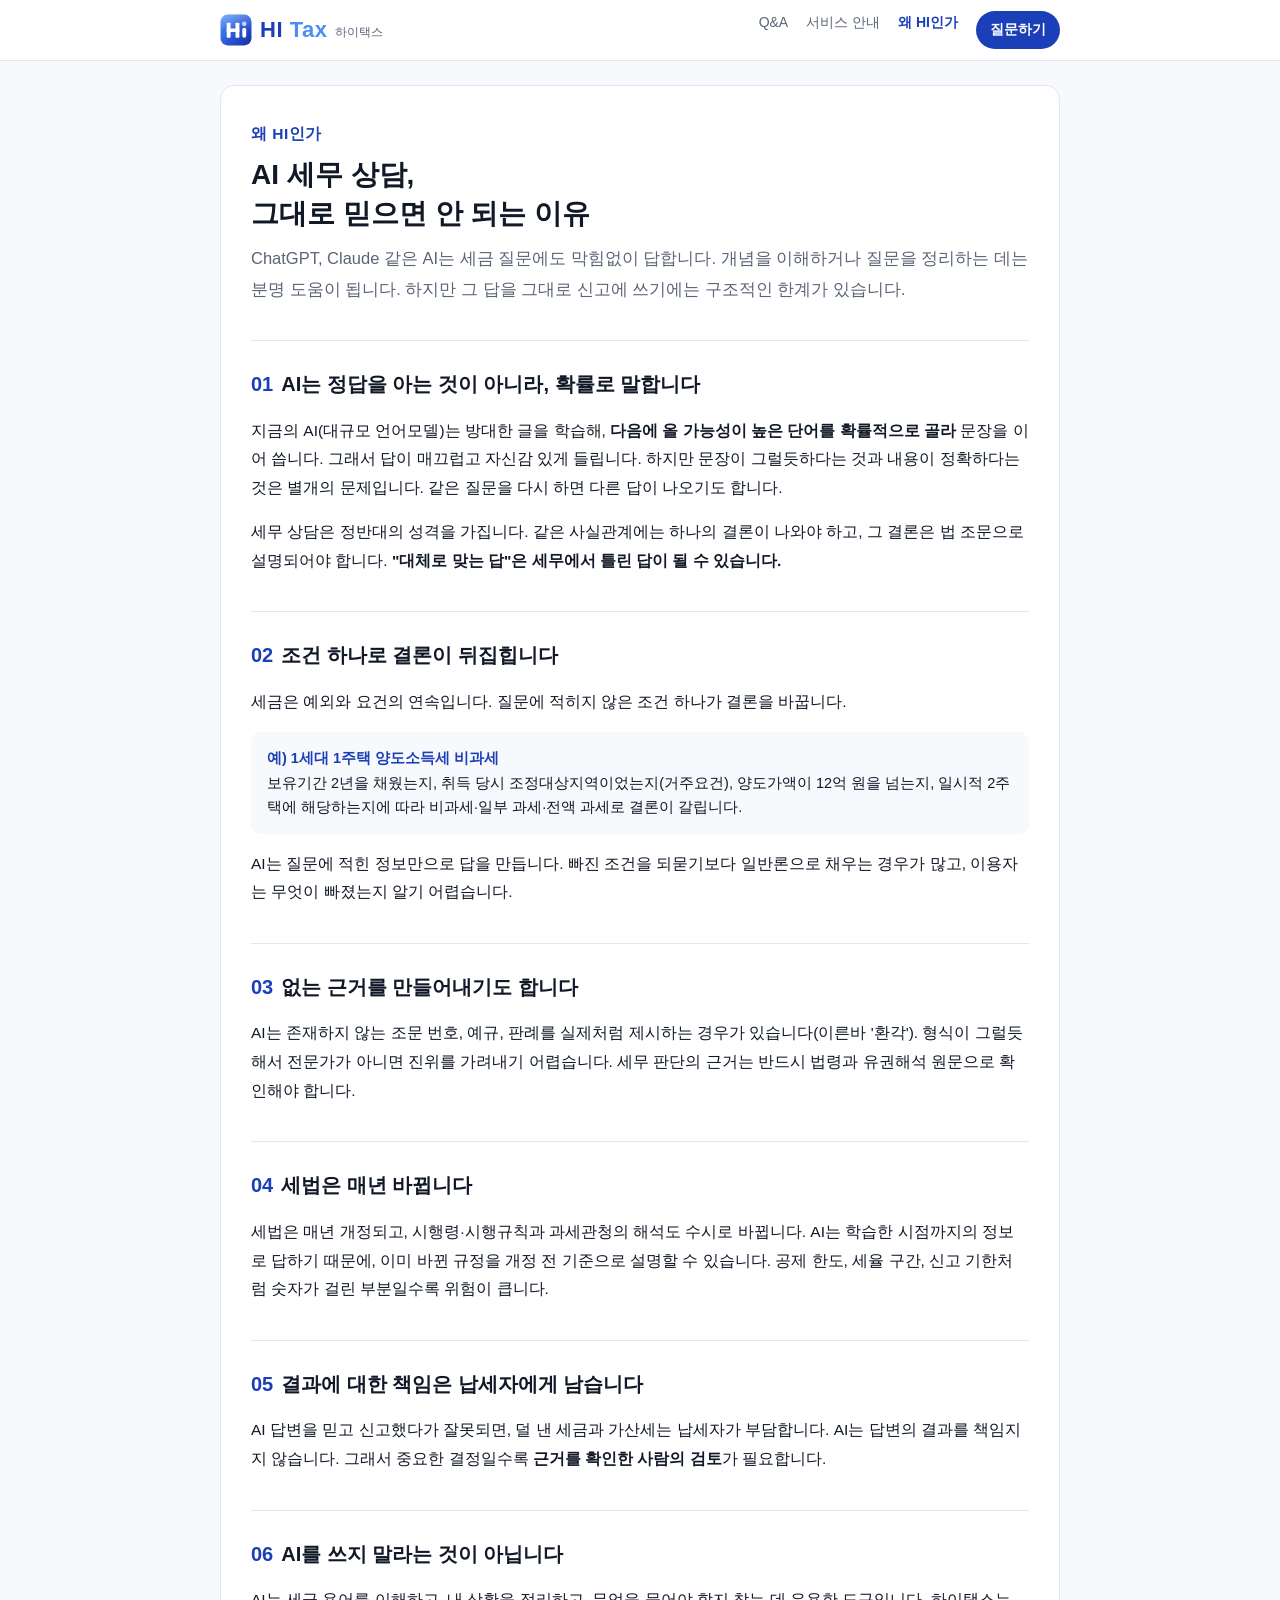
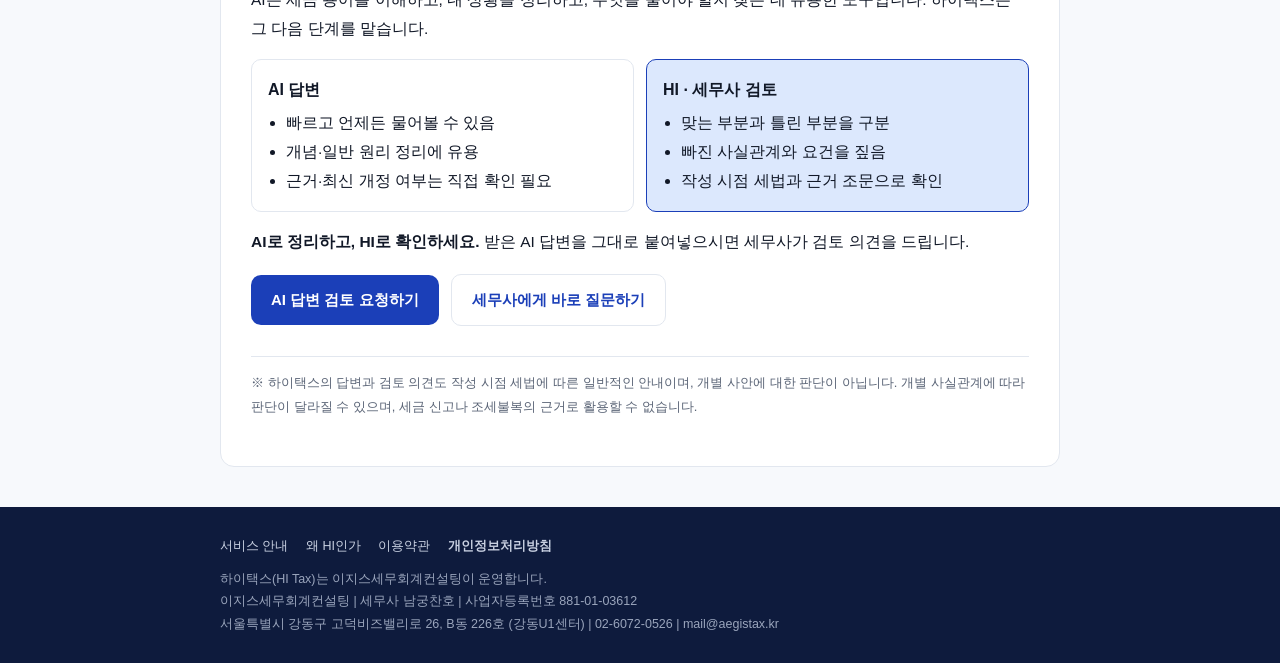
<file: why-ai.html>
<!DOCTYPE html>
<html lang="ko">
<head>
<meta charset="UTF-8">
<meta name="viewport" content="width=device-width,initial-scale=1">
<title>AI 세무 상담, 그대로 믿으면 안 되는 이유 | 하이택스 HI Tax</title>
<meta name="description" content="AI는 확률로 문장을 만드는 모델입니다. 사실관계 하나로 결론이 바뀌는 세무 상담에서 AI 답변을 그대로 쓰기 어려운 이유와, 세무사 검토가 필요한 지점을 정리했습니다.">
<link rel="canonical" href="https://hitax.io.kr/why-ai.html">
<meta property="og:title" content="AI 세무 상담, 그대로 믿으면 안 되는 이유">
<meta property="og:description" content="AI는 정답을 아는 것이 아니라 그럴듯한 문장을 확률로 이어 씁니다.">
<link rel="icon" href="/favicon.ico" sizes="any">
<link rel="icon" href="/favicon.svg" type="image/svg+xml">
<link rel="apple-touch-icon" href="/apple-touch-icon.png">
<meta property="og:image" content="https://hitax.io.kr/og-image.png">
<meta property="og:site_name" content="하이택스 HI Tax">
<link rel="stylesheet" href="style.css">
</head>
<body>

<header class="top">
  <div class="wrap">
    <a class="logo" href="index.html"><img src="assets/logo/hitax-symbol.svg" alt="" width="32" height="32"><b>HI <span>Tax</span></b><small>하이택스</small></a>
    <nav class="nav">
      <a href="index.html">Q&amp;A</a>
      <a href="about.html">서비스 안내</a>
      <a href="why-ai.html" class="on">왜 HI인가</a>
      <a href="index.html#ask" class="cta">질문하기</a>
    </nav>
  </div>
</header>

<div class="wrap">
  <article class="essay">
    <p class="why-kicker">왜 HI인가</p>
    <h1>AI 세무 상담,<br>그대로 믿으면 안 되는 이유</h1>
    <p class="lead">ChatGPT, Claude 같은 AI는 세금 질문에도 막힘없이 답합니다. 개념을 이해하거나 질문을 정리하는 데는 분명 도움이 됩니다. 하지만 그 답을 그대로 신고에 쓰기에는 구조적인 한계가 있습니다.</p>

    <h2><span class="n">01</span>AI는 정답을 아는 것이 아니라, 확률로 말합니다</h2>
    <p>지금의 AI(대규모 언어모델)는 방대한 글을 학습해, <b>다음에 올 가능성이 높은 단어를 확률적으로 골라</b> 문장을 이어 씁니다. 그래서 답이 매끄럽고 자신감 있게 들립니다. 하지만 문장이 그럴듯하다는 것과 내용이 정확하다는 것은 별개의 문제입니다. 같은 질문을 다시 하면 다른 답이 나오기도 합니다.</p>
    <p>세무 상담은 정반대의 성격을 가집니다. 같은 사실관계에는 하나의 결론이 나와야 하고, 그 결론은 법 조문으로 설명되어야 합니다. <b>"대체로 맞는 답"은 세무에서 틀린 답이 될 수 있습니다.</b></p>

    <h2><span class="n">02</span>조건 하나로 결론이 뒤집힙니다</h2>
    <p>세금은 예외와 요건의 연속입니다. 질문에 적히지 않은 조건 하나가 결론을 바꿉니다.</p>
    <div class="ex"><b>예) 1세대 1주택 양도소득세 비과세</b><br>
      보유기간 2년을 채웠는지, 취득 당시 조정대상지역이었는지(거주요건), 양도가액이 12억 원을 넘는지, 일시적 2주택에 해당하는지에 따라 비과세·일부 과세·전액 과세로 결론이 갈립니다.</div>
    <p>AI는 질문에 적힌 정보만으로 답을 만듭니다. 빠진 조건을 되묻기보다 일반론으로 채우는 경우가 많고, 이용자는 무엇이 빠졌는지 알기 어렵습니다.</p>

    <h2><span class="n">03</span>없는 근거를 만들어내기도 합니다</h2>
    <p>AI는 존재하지 않는 조문 번호, 예규, 판례를 실제처럼 제시하는 경우가 있습니다(이른바 '환각'). 형식이 그럴듯해서 전문가가 아니면 진위를 가려내기 어렵습니다. 세무 판단의 근거는 반드시 법령과 유권해석 원문으로 확인해야 합니다.</p>

    <h2><span class="n">04</span>세법은 매년 바뀝니다</h2>
    <p>세법은 매년 개정되고, 시행령·시행규칙과 과세관청의 해석도 수시로 바뀝니다. AI는 학습한 시점까지의 정보로 답하기 때문에, 이미 바뀐 규정을 개정 전 기준으로 설명할 수 있습니다. 공제 한도, 세율 구간, 신고 기한처럼 숫자가 걸린 부분일수록 위험이 큽니다.</p>

    <h2><span class="n">05</span>결과에 대한 책임은 납세자에게 남습니다</h2>
    <p>AI 답변을 믿고 신고했다가 잘못되면, 덜 낸 세금과 가산세는 납세자가 부담합니다. AI는 답변의 결과를 책임지지 않습니다. 그래서 중요한 결정일수록 <b>근거를 확인한 사람의 검토</b>가 필요합니다.</p>

    <h2><span class="n">06</span>AI를 쓰지 말라는 것이 아닙니다</h2>
    <p>AI는 세금 용어를 이해하고, 내 상황을 정리하고, 무엇을 물어야 할지 찾는 데 유용한 도구입니다. 하이택스는 그 다음 단계를 맡습니다.</p>
    <div class="compare">
      <div>
        <b>AI 답변</b>
        <ul>
          <li>빠르고 언제든 물어볼 수 있음</li>
          <li>개념·일반 원리 정리에 유용</li>
          <li>근거·최신 개정 여부는 직접 확인 필요</li>
        </ul>
      </div>
      <div class="hi">
        <b>HI · 세무사 검토</b>
        <ul>
          <li>맞는 부분과 틀린 부분을 구분</li>
          <li>빠진 사실관계와 요건을 짚음</li>
          <li>작성 시점 세법과 근거 조문으로 확인</li>
        </ul>
      </div>
    </div>
    <p><b>AI로 정리하고, HI로 확인하세요.</b> 받은 AI 답변을 그대로 붙여넣으시면 세무사가 검토 의견을 드립니다.</p>

    <div class="next" style="justify-content:flex-start">
      <a class="btn primary" href="index.html?type=ai#ask">AI 답변 검토 요청하기</a>
      <a class="btn ghost" href="index.html#ask">세무사에게 바로 질문하기</a>
    </div>

    <p class="note">※ 하이택스의 답변과 검토 의견도 작성 시점 세법에 따른 일반적인 안내이며, 개별 사안에 대한 판단이 아닙니다. 개별 사실관계에 따라 판단이 달라질 수 있으며, 세금 신고나 조세불복의 근거로 활용할 수 없습니다.</p>
  </article>
</div>

<footer>
  <div class="wrap">
    <div class="links">
      <a href="about.html">서비스 안내</a>
      <a href="why-ai.html">왜 HI인가</a>
      <a href="terms.html">이용약관</a>
      <a href="privacy.html"><b>개인정보처리방침</b></a>
    </div>
    하이택스(HI Tax)는 이지스세무회계컨설팅이 운영합니다.<br>
    이지스세무회계컨설팅 | 세무사 남궁찬호 | 사업자등록번호 881-01-03612<br>
    서울특별시 강동구 고덕비즈밸리로 26, B동 226호 (강동U1센터) | 02-6072-0526 | mail@aegistax.kr
  </div>
</footer>
</body>
</html>
</file>
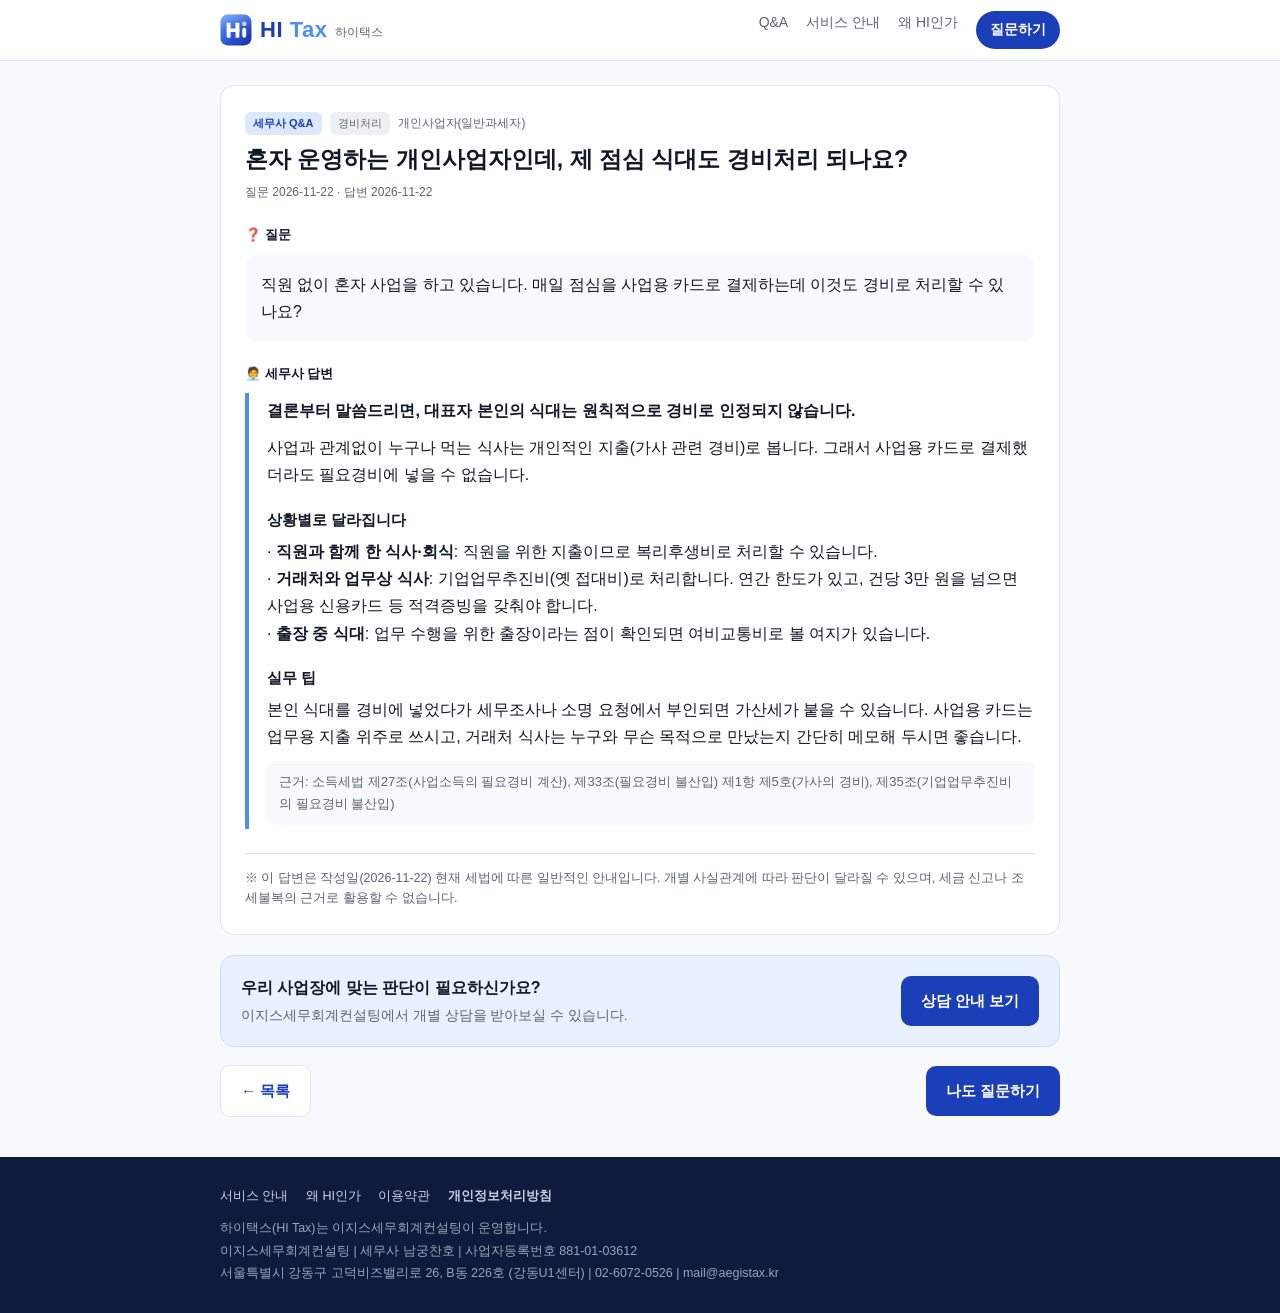
<file: qna/001.html>
<!DOCTYPE html>
<html lang="ko">
<head>
<meta charset="UTF-8">
<meta name="viewport" content="width=device-width,initial-scale=1">
<title>혼자 운영하는 개인사업자, 본인 점심 식대도 경비처리 되나요? | 하이택스</title>
<meta name="description" content="개인사업자 대표자 본인의 식대는 원칙적으로 필요경비로 인정되지 않습니다. 직원 식대, 거래처 식대와의 차이를 세무사가 설명합니다.">
<link rel="canonical" href="https://hitax.io.kr/qna/001.html">
<link rel="icon" href="/favicon.ico" sizes="any">
<link rel="icon" href="/favicon.svg" type="image/svg+xml">
<link rel="apple-touch-icon" href="/apple-touch-icon.png">
<meta property="og:image" content="https://hitax.io.kr/og-image.png">
<meta property="og:site_name" content="하이택스 HI Tax">
<link rel="stylesheet" href="../style.css">
<script type="application/ld+json">
{
  "@context":"https://schema.org","@type":"QAPage",
  "mainEntity":{
    "@type":"Question",
    "name":"혼자 운영하는 개인사업자인데, 제 점심 식대도 경비처리 되나요?",
    "text":"직원 없이 혼자 사업을 하고 있습니다. 매일 점심을 사업용 카드로 결제하는데 이것도 경비로 처리할 수 있나요?",
    "answerCount":1,"datePublished":"2026-11-22",
    "author":{"@type":"Person","name":"질문자"},
    "acceptedAnswer":{
      "@type":"Answer",
      "text":"대표자 본인의 식대는 업무와 관련 없는 개인적 지출(가사 관련 경비)로 보아 원칙적으로 필요경비로 인정되지 않습니다. 직원과의 식사는 복리후생비, 거래처와의 식사는 기업업무추진비로 처리할 수 있습니다.",
      "datePublished":"2026-11-22",
      "author":{"@type":"Person","name":"세무사 남궁찬호"}
    }
  }
}
</script>
</head>
<body>

<header class="top">
  <div class="wrap">
    <a class="logo" href="../index.html"><img src="../assets/logo/hitax-symbol.svg" alt="" width="32" height="32"><b>HI <span>Tax</span></b><small>하이택스</small></a>
    <nav class="nav">
      <a href="../index.html">Q&amp;A</a>
      <a href="../about.html">서비스 안내</a>
      <a href="../why-ai.html">왜 HI인가</a>
      <a href="../index.html#ask" class="cta">질문하기</a>
    </nav>
  </div>
</header>

<div class="wrap">
  <article class="article">
    <div class="meta">
      <span class="badge hi">세무사 Q&amp;A</span>
      <span class="badge cat">경비처리</span>
      <span>개인사업자(일반과세자)</span>
    </div>
    <h1>혼자 운영하는 개인사업자인데, 제 점심 식대도 경비처리 되나요?</h1>
    <div class="meta">질문 2026-11-22 · 답변 2026-11-22</div>

    <div class="block">
      <div class="block-label">❓ 질문</div>
      <div class="q-body">직원 없이 혼자 사업을 하고 있습니다. 매일 점심을 사업용 카드로 결제하는데 이것도 경비로 처리할 수 있나요?</div>
    </div>

    <div class="block">
      <div class="block-label">🧑‍💼 세무사 답변</div>
      <div class="hi-body">
        <p><b>결론부터 말씀드리면, 대표자 본인의 식대는 원칙적으로 경비로 인정되지 않습니다.</b></p>
        <p>사업과 관계없이 누구나 먹는 식사는 개인적인 지출(가사 관련 경비)로 봅니다. 그래서 사업용 카드로 결제했더라도 필요경비에 넣을 수 없습니다.</p>

        <h4>상황별로 달라집니다</h4>
        <p>· <b>직원과 함께 한 식사·회식</b>: 직원을 위한 지출이므로 복리후생비로 처리할 수 있습니다.<br>
           · <b>거래처와 업무상 식사</b>: 기업업무추진비(옛 접대비)로 처리합니다. 연간 한도가 있고, 건당 3만 원을 넘으면 사업용 신용카드 등 적격증빙을 갖춰야 합니다.<br>
           · <b>출장 중 식대</b>: 업무 수행을 위한 출장이라는 점이 확인되면 여비교통비로 볼 여지가 있습니다.</p>

        <h4>실무 팁</h4>
        <p>본인 식대를 경비에 넣었다가 세무조사나 소명 요청에서 부인되면 가산세가 붙을 수 있습니다. 사업용 카드는 업무용 지출 위주로 쓰시고, 거래처 식사는 누구와 무슨 목적으로 만났는지 간단히 메모해 두시면 좋습니다.</p>

        <div class="basis">근거: 소득세법 제27조(사업소득의 필요경비 계산), 제33조(필요경비 불산입) 제1항 제5호(가사의 경비), 제35조(기업업무추진비의 필요경비 불산입)</div>
      </div>
    </div>

    <div class="notice">
      ※ 이 답변은 작성일(2026-11-22) 현재 세법에 따른 일반적인 안내입니다. 개별 사실관계에 따라 판단이 달라질 수 있으며, 세금 신고나 조세불복의 근거로 활용할 수 없습니다.
    </div>
  </article>

  <div class="consult">
    <div><b>우리 사업장에 맞는 판단이 필요하신가요?</b><span>이지스세무회계컨설팅에서 개별 상담을 받아보실 수 있습니다.</span></div>
    <a class="btn gold" href="https://guide.aegistax.kr/">상담 안내 보기</a>
  </div>

  <div class="next">
    <a class="btn ghost" href="../index.html">← 목록</a>
    <a class="btn primary" href="../index.html#ask">나도 질문하기</a>
  </div>
</div>

<footer>
  <div class="wrap">
    <div class="links">
      <a href="../about.html">서비스 안내</a>
      <a href="../why-ai.html">왜 HI인가</a>
      <a href="../terms.html">이용약관</a>
      <a href="../privacy.html"><b>개인정보처리방침</b></a>
    </div>
    하이택스(HI Tax)는 이지스세무회계컨설팅이 운영합니다.<br>
    이지스세무회계컨설팅 | 세무사 남궁찬호 | 사업자등록번호 881-01-03612<br>
    서울특별시 강동구 고덕비즈밸리로 26, B동 226호 (강동U1센터) | 02-6072-0526 | mail@aegistax.kr
  </div>
</footer>
</body>
</html>
</file>
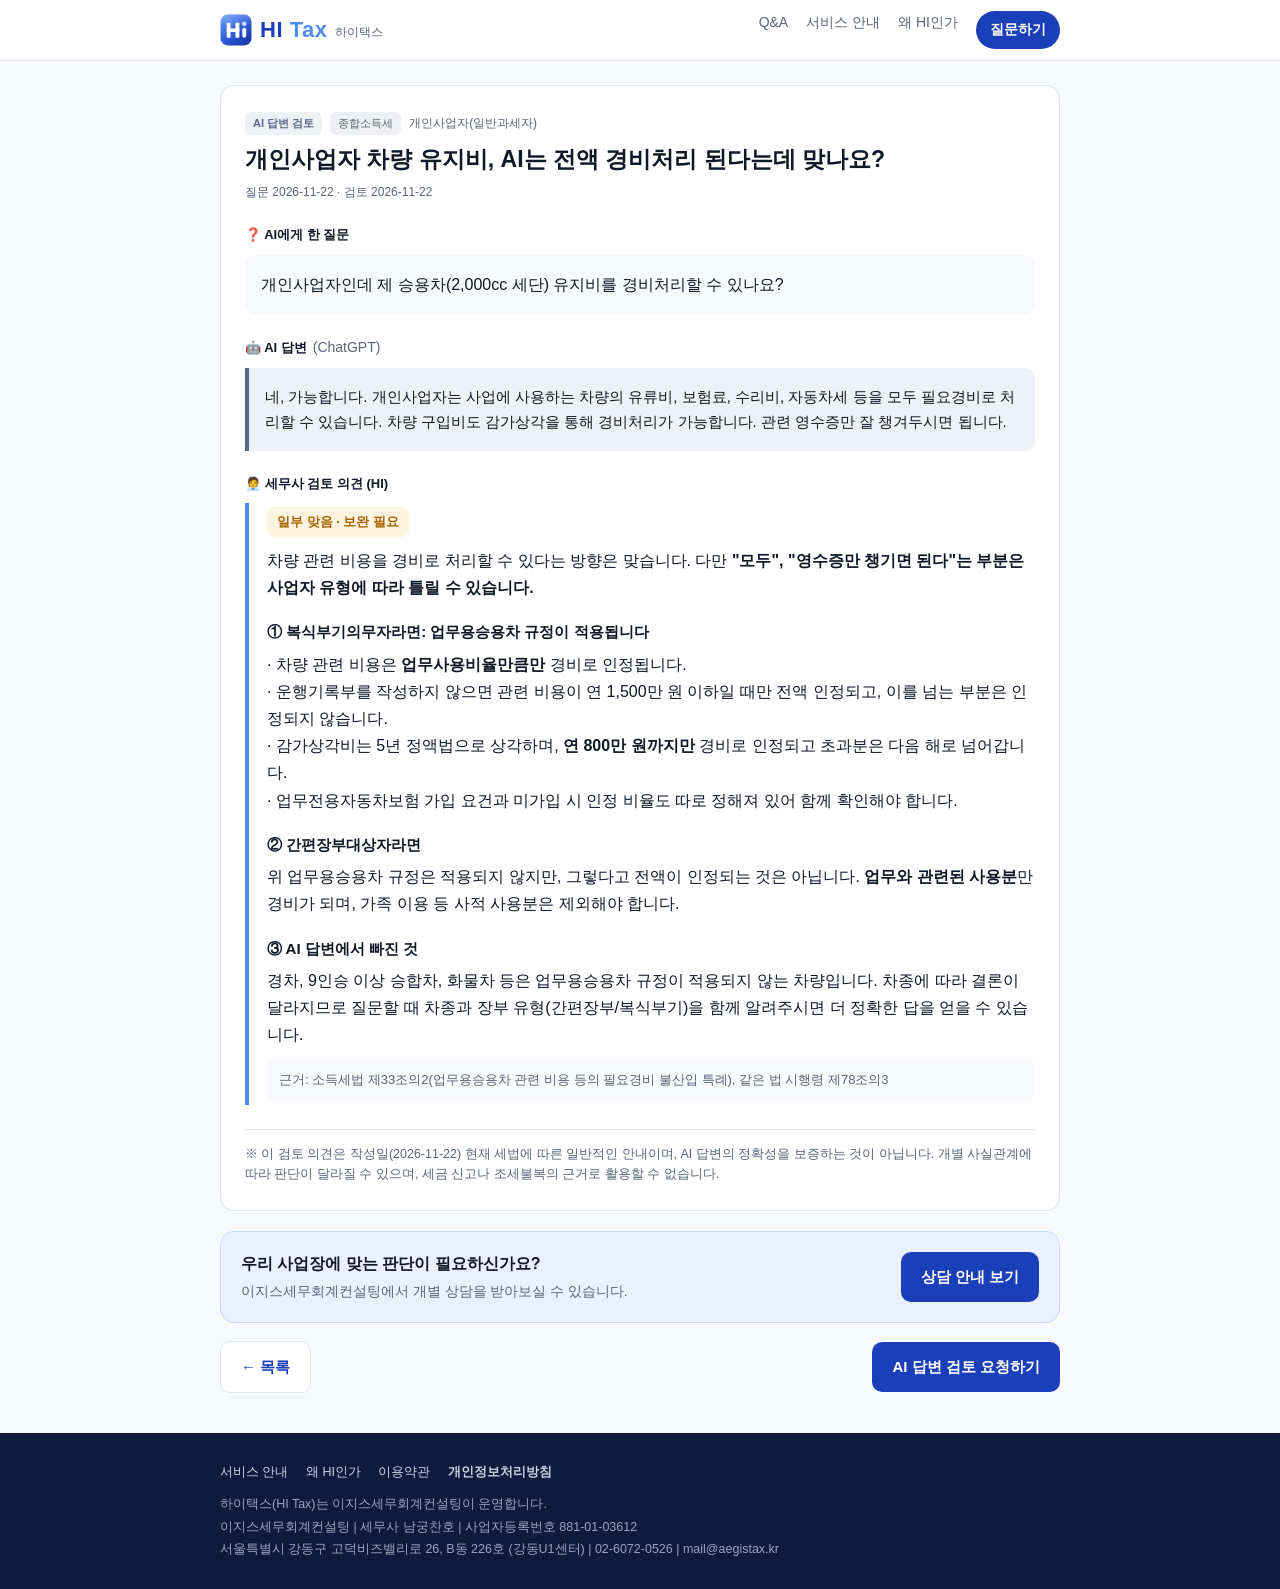
<file: qna/002.html>
<!DOCTYPE html>
<html lang="ko">
<head>
<meta charset="UTF-8">
<meta name="viewport" content="width=device-width,initial-scale=1">
<title>개인사업자 차량 유지비, AI는 전액 경비처리 된다는데 맞나요? | 하이택스</title>
<meta name="description" content="AI 답변 세무사 검토: 개인사업자 차량 유지비 경비처리. 복식부기의무자는 업무용승용차 규정에 따라 운행기록과 한도 요건을 따져야 합니다.">
<link rel="canonical" href="https://hitax.io.kr/qna/002.html">
<link rel="icon" href="/favicon.ico" sizes="any">
<link rel="icon" href="/favicon.svg" type="image/svg+xml">
<link rel="apple-touch-icon" href="/apple-touch-icon.png">
<meta property="og:image" content="https://hitax.io.kr/og-image.png">
<meta property="og:site_name" content="하이택스 HI Tax">
<link rel="stylesheet" href="../style.css">
<script type="application/ld+json">
{
  "@context":"https://schema.org","@type":"QAPage",
  "mainEntity":{
    "@type":"Question",
    "name":"개인사업자 차량 유지비, AI는 전액 경비처리 된다는데 맞나요?",
    "text":"개인사업자인데 제 승용차 유지비를 경비처리할 수 있는지 AI에게 물었더니 전부 경비처리된다고 합니다. 맞는지 검토 부탁드립니다.",
    "answerCount":1,"datePublished":"2026-11-22",
    "author":{"@type":"Person","name":"질문자"},
    "acceptedAnswer":{
      "@type":"Answer",
      "text":"AI 답변은 일부만 맞습니다. 간편장부대상자는 업무 사용분을 경비로 처리할 수 있지만, 복식부기의무자는 소득세법 제33조의2 업무용승용차 규정에 따라 업무사용비율, 운행기록 작성 여부, 감가상각비 한도 등을 따져야 합니다.",
      "datePublished":"2026-11-22",
      "author":{"@type":"Person","name":"세무사 남궁찬호"}
    }
  }
}
</script>
</head>
<body>

<header class="top">
  <div class="wrap">
    <a class="logo" href="../index.html"><img src="../assets/logo/hitax-symbol.svg" alt="" width="32" height="32"><b>HI <span>Tax</span></b><small>하이택스</small></a>
    <nav class="nav">
      <a href="../index.html">Q&amp;A</a>
      <a href="../about.html">서비스 안내</a>
      <a href="../why-ai.html">왜 HI인가</a>
      <a href="../index.html#ask" class="cta">질문하기</a>
    </nav>
  </div>
</header>

<div class="wrap">
  <article class="article">
    <div class="meta">
      <span class="badge ai">AI 답변 검토</span>
      <span class="badge cat">종합소득세</span>
      <span>개인사업자(일반과세자)</span>
    </div>
    <h1>개인사업자 차량 유지비, AI는 전액 경비처리 된다는데 맞나요?</h1>
    <div class="meta">질문 2026-11-22 · 검토 2026-11-22</div>

    <div class="block">
      <div class="block-label">❓ AI에게 한 질문</div>
      <div class="q-body">개인사업자인데 제 승용차(2,000cc 세단) 유지비를 경비처리할 수 있나요?</div>
    </div>

    <div class="block">
      <div class="block-label">🤖 AI 답변 <span class="muted" style="font-weight:400">(ChatGPT)</span></div>
      <div class="ai-body">네, 가능합니다. 개인사업자는 사업에 사용하는 차량의 유류비, 보험료, 수리비, 자동차세 등을 모두 필요경비로 처리할 수 있습니다. 차량 구입비도 감가상각을 통해 경비처리가 가능합니다. 관련 영수증만 잘 챙겨두시면 됩니다.</div>
    </div>

    <div class="block">
      <div class="block-label">🧑‍💼 세무사 검토 의견 (HI)</div>
      <div class="hi-body">
        <span class="verdict partial">일부 맞음 · 보완 필요</span>
        <p>차량 관련 비용을 경비로 처리할 수 있다는 방향은 맞습니다. 다만 <b>"모두", "영수증만 챙기면 된다"는 부분은 사업자 유형에 따라 틀릴 수 있습니다.</b></p>

        <h4>① 복식부기의무자라면: 업무용승용차 규정이 적용됩니다</h4>
        <p>· 차량 관련 비용은 <b>업무사용비율만큼만</b> 경비로 인정됩니다.<br>
           · 운행기록부를 작성하지 않으면 관련 비용이 연 1,500만 원 이하일 때만 전액 인정되고, 이를 넘는 부분은 인정되지 않습니다.<br>
           · 감가상각비는 5년 정액법으로 상각하며, <b>연 800만 원까지만</b> 경비로 인정되고 초과분은 다음 해로 넘어갑니다.<br>
           · 업무전용자동차보험 가입 요건과 미가입 시 인정 비율도 따로 정해져 있어 함께 확인해야 합니다.</p>

        <h4>② 간편장부대상자라면</h4>
        <p>위 업무용승용차 규정은 적용되지 않지만, 그렇다고 전액이 인정되는 것은 아닙니다. <b>업무와 관련된 사용분</b>만 경비가 되며, 가족 이용 등 사적 사용분은 제외해야 합니다.</p>

        <h4>③ AI 답변에서 빠진 것</h4>
        <p>경차, 9인승 이상 승합차, 화물차 등은 업무용승용차 규정이 적용되지 않는 차량입니다. 차종에 따라 결론이 달라지므로 질문할 때 차종과 장부 유형(간편장부/복식부기)을 함께 알려주시면 더 정확한 답을 얻을 수 있습니다.</p>

        <div class="basis">근거: 소득세법 제33조의2(업무용승용차 관련 비용 등의 필요경비 불산입 특례), 같은 법 시행령 제78조의3</div>
      </div>
    </div>

    <div class="notice">
      ※ 이 검토 의견은 작성일(2026-11-22) 현재 세법에 따른 일반적인 안내이며, AI 답변의 정확성을 보증하는 것이 아닙니다. 개별 사실관계에 따라 판단이 달라질 수 있으며, 세금 신고나 조세불복의 근거로 활용할 수 없습니다.
    </div>
  </article>

  <div class="consult">
    <div><b>우리 사업장에 맞는 판단이 필요하신가요?</b><span>이지스세무회계컨설팅에서 개별 상담을 받아보실 수 있습니다.</span></div>
    <a class="btn gold" href="https://guide.aegistax.kr/">상담 안내 보기</a>
  </div>

  <div class="next">
    <a class="btn ghost" href="../index.html">← 목록</a>
    <a class="btn primary" href="../index.html?type=ai#ask">AI 답변 검토 요청하기</a>
  </div>
</div>

<footer>
  <div class="wrap">
    <div class="links">
      <a href="../about.html">서비스 안내</a>
      <a href="../why-ai.html">왜 HI인가</a>
      <a href="../terms.html">이용약관</a>
      <a href="../privacy.html"><b>개인정보처리방침</b></a>
    </div>
    하이택스(HI Tax)는 이지스세무회계컨설팅이 운영합니다.<br>
    이지스세무회계컨설팅 | 세무사 남궁찬호 | 사업자등록번호 881-01-03612<br>
    서울특별시 강동구 고덕비즈밸리로 26, B동 226호 (강동U1센터) | 02-6072-0526 | mail@aegistax.kr
  </div>
</footer>
</body>
</html>
</file>
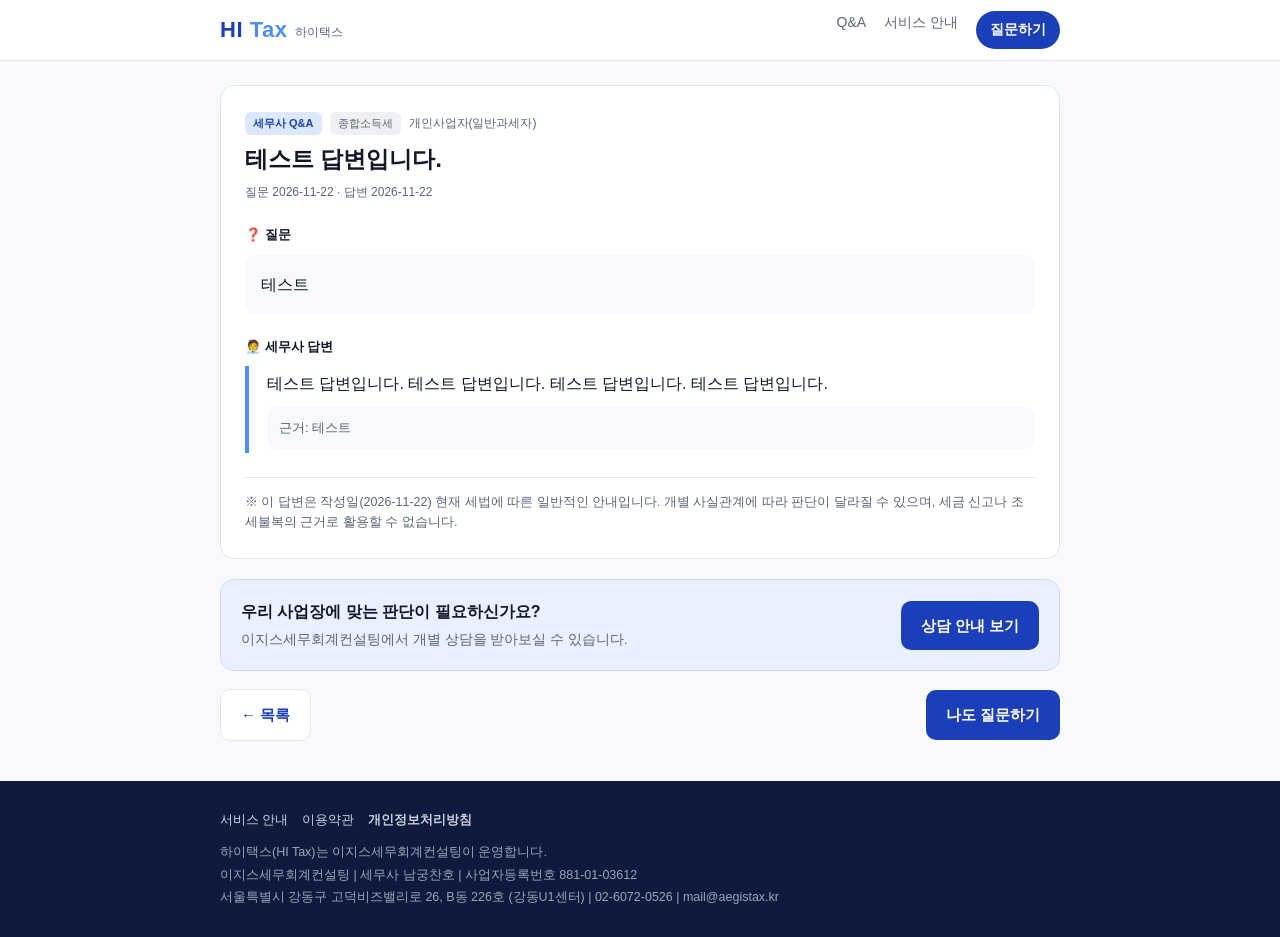
<file: qna/003.html>
<!DOCTYPE html>
<html lang="ko">
<head>
<meta charset="UTF-8">
<meta name="viewport" content="width=device-width,initial-scale=1">
<title>테스트 답변입니다. | 하이택스</title>
<meta name="description" content="테스트">
<link rel="canonical" href="https://hitax.io.kr/qna/003.html">
<meta property="og:title" content="테스트 답변입니다.">
<meta property="og:description" content="테스트">
<link rel="stylesheet" href="../style.css">
<script type="application/ld+json">{"@context":"https://schema.org","@type":"QAPage","mainEntity":{"@type":"Question","name":"테스트 답변입니다.","text":"테스트","answerCount":1,"datePublished":"2026-11-22","author":{"@type":"Person","name":"질문자"},"acceptedAnswer":{"@type":"Answer","text":"테스트 답변입니다. 테스트 답변입니다. 테스트 답변입니다. 테스트 답변입니다.","datePublished":"2026-11-22","url":"https://hitax.io.kr/qna/003.html","author":{"@type":"Person","name":"세무사 남궁찬호"}}}}</script>
</head>
<body>
<header class="top"><div class="wrap">
  <a class="logo" href="../index.html"><b>HI <span>Tax</span></b><small>하이택스</small></a>
  <nav class="nav"><a href="../index.html">Q&amp;A</a><a href="../about.html">서비스 안내</a><a href="../ask.html" class="cta">질문하기</a></nav>
</div></header>

<div class="wrap">
  <article class="article">
    <div class="meta">
      <span class="badge hi">세무사 Q&amp;A</span>
      <span class="badge cat">종합소득세</span>
      <span>개인사업자(일반과세자)</span>
    </div>
    <h1>테스트 답변입니다.</h1>
    <div class="meta">질문 2026-11-22 · 답변 2026-11-22</div>

    <div class="block">
      <div class="block-label">❓ 질문</div>
      <div class="q-body">테스트</div>
    </div>
    
    <div class="block">
      <div class="block-label">🧑‍💼 세무사 답변</div>
      <div class="hi-body">
        
        <p>테스트 답변입니다. 테스트 답변입니다. 테스트 답변입니다. 테스트 답변입니다.</p>
        <div class="basis">근거: 테스트</div>
      </div>
    </div>

    <div class="notice">※ 이 답변은 작성일(2026-11-22) 현재 세법에 따른 일반적인 안내입니다. 개별 사실관계에 따라 판단이 달라질 수 있으며, 세금 신고나 조세불복의 근거로 활용할 수 없습니다.</div>
  </article>

  <div class="consult">
    <div><b>우리 사업장에 맞는 판단이 필요하신가요?</b><span>이지스세무회계컨설팅에서 개별 상담을 받아보실 수 있습니다.</span></div>
    <a class="btn gold" href="https://guide.aegistax.kr/">상담 안내 보기</a>
  </div>
  <div class="next">
    <a class="btn ghost" href="../index.html">← 목록</a>
    <a class="btn primary" href="../ask.html">나도 질문하기</a>
  </div>
</div>

<footer><div class="wrap">
  <div class="links"><a href="../about.html">서비스 안내</a><a href="../terms.html">이용약관</a><a href="../privacy.html"><b>개인정보처리방침</b></a></div>
  하이택스(HI Tax)는 이지스세무회계컨설팅이 운영합니다.<br>
  이지스세무회계컨설팅 | 세무사 남궁찬호 | 사업자등록번호 881-01-03612<br>
  서울특별시 강동구 고덕비즈밸리로 26, B동 226호 (강동U1센터) | 02-6072-0526 | mail@aegistax.kr
</div></footer>
</body>
</html>
</file>
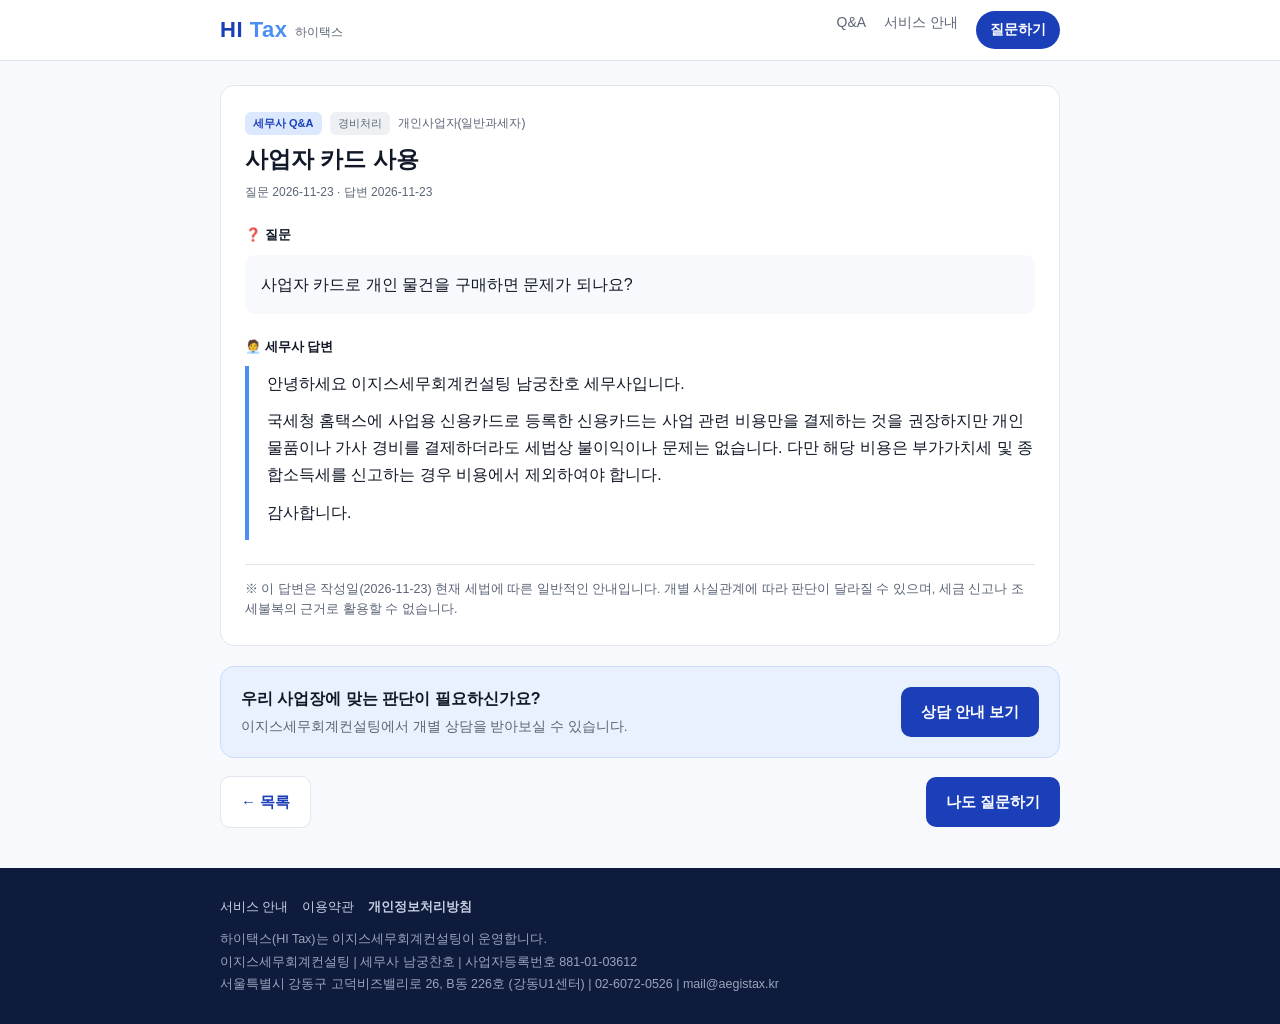
<file: qna/004.html>
<!DOCTYPE html>
<html lang="ko">
<head>
<meta charset="UTF-8">
<meta name="viewport" content="width=device-width,initial-scale=1">
<title>사업자 카드 사용 | 하이택스</title>
<meta name="description" content="안녕하세요 이지스세무회계컨설팅 남궁찬호 세무사입니다. 국세청 홈택스에 사업용 신용카드로 등록한 신용카드는 사업 관련 비용만을 결제하는 것을 권장하지만 개인 물품이…">
<link rel="canonical" href="https://hitax.io.kr/qna/004.html">
<meta property="og:title" content="사업자 카드 사용">
<meta property="og:description" content="안녕하세요 이지스세무회계컨설팅 남궁찬호 세무사입니다. 국세청 홈택스에 사업용 신용카드로 등록한 신용카드는 사업 관련 비용만을 결제하는 것을 권장하지만 개인 물품이…">
<link rel="stylesheet" href="../style.css">
<script type="application/ld+json">{"@context":"https://schema.org","@type":"QAPage","mainEntity":{"@type":"Question","name":"사업자 카드 사용","text":"사업자 카드로 개인 물건을 구매하면 문제가 되나요?","answerCount":1,"datePublished":"2026-11-23","author":{"@type":"Person","name":"질문자"},"acceptedAnswer":{"@type":"Answer","text":"안녕하세요 이지스세무회계컨설팅 남궁찬호 세무사입니다.\n\n국세청 홈택스에 사업용 신용카드로 등록한 신용카드는 사업 관련 비용만을 결제하는 것을 권장하지만 개인 물품이나 가사 경비를 결제하더라도 세법상 불이익이나 문제는 없습니다. 다만 해당 비용은 부가가치세 및 종합소득세를 신고하는 경우 비용에서 제외하여야 합니다.\n\n감사합니다.","datePublished":"2026-11-23","url":"https://hitax.io.kr/qna/004.html","author":{"@type":"Person","name":"세무사 남궁찬호"}}}}</script>
</head>
<body>
<header class="top"><div class="wrap">
  <a class="logo" href="../index.html"><b>HI <span>Tax</span></b><small>하이택스</small></a>
  <nav class="nav"><a href="../index.html">Q&amp;A</a><a href="../about.html">서비스 안내</a><a href="../ask.html" class="cta">질문하기</a></nav>
</div></header>

<div class="wrap">
  <article class="article">
    <div class="meta">
      <span class="badge hi">세무사 Q&amp;A</span>
      <span class="badge cat">경비처리</span>
      <span>개인사업자(일반과세자)</span>
    </div>
    <h1>사업자 카드 사용</h1>
    <div class="meta">질문 2026-11-23 · 답변 2026-11-23</div>

    <div class="block">
      <div class="block-label">❓ 질문</div>
      <div class="q-body">사업자 카드로 개인 물건을 구매하면 문제가 되나요?</div>
    </div>
    
    <div class="block">
      <div class="block-label">🧑‍💼 세무사 답변</div>
      <div class="hi-body">
        
        <p>안녕하세요 이지스세무회계컨설팅 남궁찬호 세무사입니다.</p>
<p>국세청 홈택스에 사업용 신용카드로 등록한 신용카드는 사업 관련 비용만을 결제하는 것을 권장하지만 개인 물품이나 가사 경비를 결제하더라도 세법상 불이익이나 문제는 없습니다. 다만 해당 비용은 부가가치세 및 종합소득세를 신고하는 경우 비용에서 제외하여야 합니다.</p>
<p>감사합니다.</p>
        
      </div>
    </div>

    <div class="notice">※ 이 답변은 작성일(2026-11-23) 현재 세법에 따른 일반적인 안내입니다. 개별 사실관계에 따라 판단이 달라질 수 있으며, 세금 신고나 조세불복의 근거로 활용할 수 없습니다.</div>
  </article>

  <div class="consult">
    <div><b>우리 사업장에 맞는 판단이 필요하신가요?</b><span>이지스세무회계컨설팅에서 개별 상담을 받아보실 수 있습니다.</span></div>
    <a class="btn gold" href="https://guide.aegistax.kr/">상담 안내 보기</a>
  </div>
  <div class="next">
    <a class="btn ghost" href="../index.html">← 목록</a>
    <a class="btn primary" href="../ask.html">나도 질문하기</a>
  </div>
</div>

<footer><div class="wrap">
  <div class="links"><a href="../about.html">서비스 안내</a><a href="../terms.html">이용약관</a><a href="../privacy.html"><b>개인정보처리방침</b></a></div>
  하이택스(HI Tax)는 이지스세무회계컨설팅이 운영합니다.<br>
  이지스세무회계컨설팅 | 세무사 남궁찬호 | 사업자등록번호 881-01-03612<br>
  서울특별시 강동구 고덕비즈밸리로 26, B동 226호 (강동U1센터) | 02-6072-0526 | mail@aegistax.kr
</div></footer>
</body>
</html>
</file>
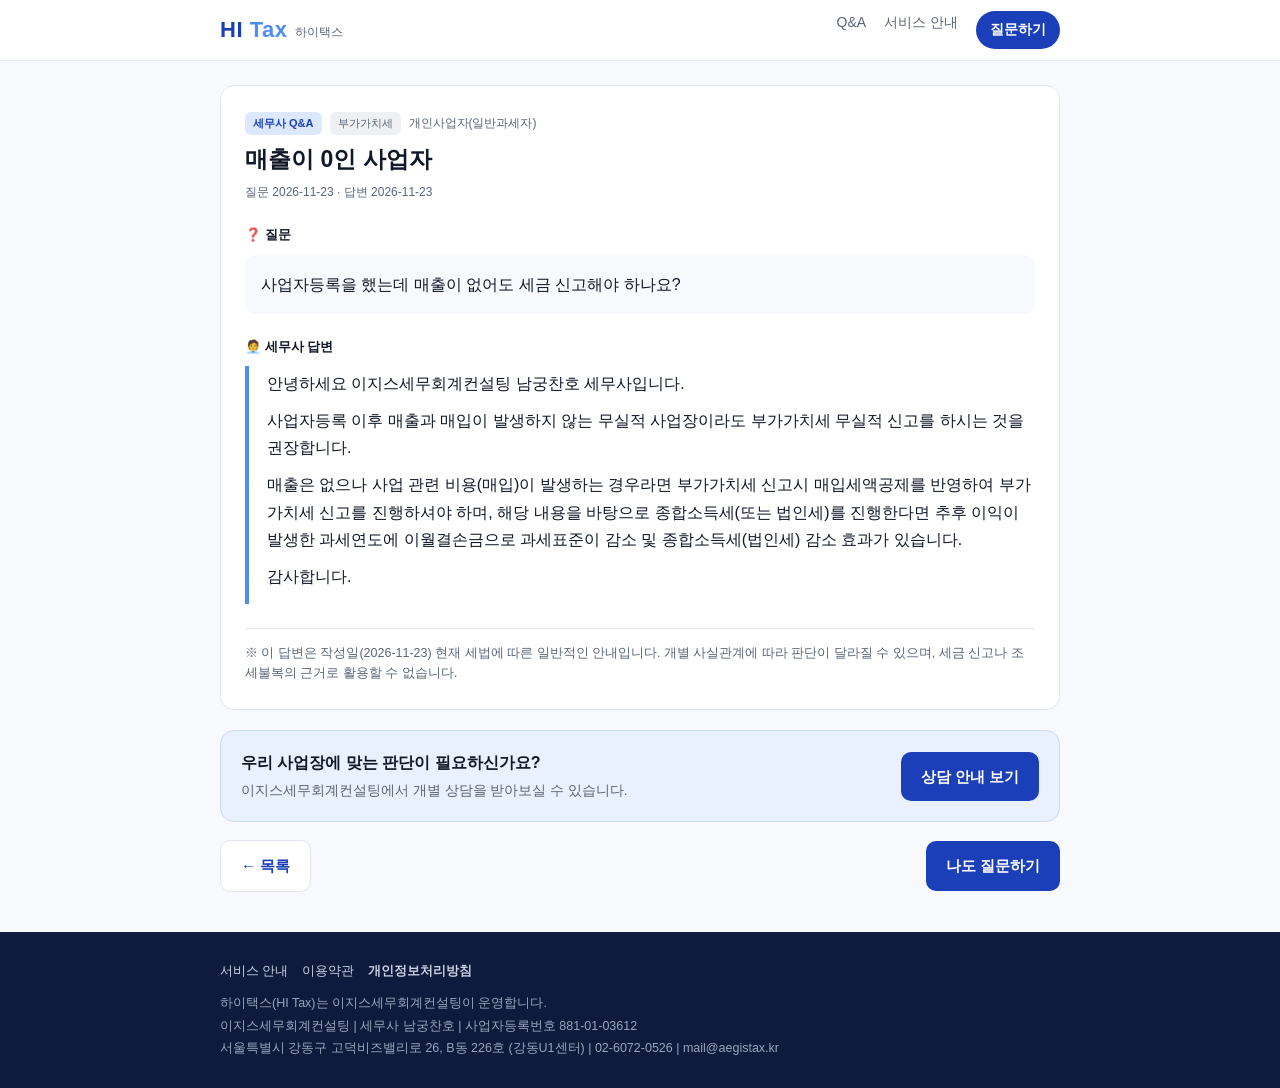
<file: qna/005.html>
<!DOCTYPE html>
<html lang="ko">
<head>
<meta charset="UTF-8">
<meta name="viewport" content="width=device-width,initial-scale=1">
<title>매출이 0인 사업자 | 하이택스</title>
<meta name="description" content="안녕하세요 이지스세무회계컨설팅 남궁찬호 세무사입니다. 사업자등록 이후 매출과 매입이 발생하지 않는 무실적 사업장이라도 부가가치세 무실적 신고를 하시는 것을 권장합…">
<link rel="canonical" href="https://hitax.io.kr/qna/005.html">
<meta property="og:title" content="매출이 0인 사업자">
<meta property="og:description" content="안녕하세요 이지스세무회계컨설팅 남궁찬호 세무사입니다. 사업자등록 이후 매출과 매입이 발생하지 않는 무실적 사업장이라도 부가가치세 무실적 신고를 하시는 것을 권장합…">
<link rel="stylesheet" href="../style.css">
<script type="application/ld+json">{"@context":"https://schema.org","@type":"QAPage","mainEntity":{"@type":"Question","name":"매출이 0인 사업자","text":"사업자등록을 했는데 매출이 없어도 세금 신고해야 하나요?","answerCount":1,"datePublished":"2026-11-23","author":{"@type":"Person","name":"질문자"},"acceptedAnswer":{"@type":"Answer","text":"안녕하세요 이지스세무회계컨설팅 남궁찬호 세무사입니다.\n\n사업자등록 이후 매출과 매입이 발생하지 않는 무실적 사업장이라도 부가가치세 무실적 신고를 하시는 것을 권장합니다.\n\n매출은 없으나 사업 관련 비용(매입)이 발생하는 경우라면 부가가치세 신고시 매입세액공제를 반영하여 부가가치세 신고를 진행하셔야 하며, 해당 내용을 바탕으로 종합소득세(또는 법인세)를 진행한다면 추후 이익이 발생한 과세연도에 이월결손금으로 과세표준이 감소 및 종합소득세(법인세) 감소 효과가 있습니다.\n\n감사합니다.","datePublished":"2026-11-23","url":"https://hitax.io.kr/qna/005.html","author":{"@type":"Person","name":"세무사 남궁찬호"}}}}</script>
</head>
<body>
<header class="top"><div class="wrap">
  <a class="logo" href="../index.html"><b>HI <span>Tax</span></b><small>하이택스</small></a>
  <nav class="nav"><a href="../index.html">Q&amp;A</a><a href="../about.html">서비스 안내</a><a href="../ask.html" class="cta">질문하기</a></nav>
</div></header>

<div class="wrap">
  <article class="article">
    <div class="meta">
      <span class="badge hi">세무사 Q&amp;A</span>
      <span class="badge cat">부가가치세</span>
      <span>개인사업자(일반과세자)</span>
    </div>
    <h1>매출이 0인 사업자</h1>
    <div class="meta">질문 2026-11-23 · 답변 2026-11-23</div>

    <div class="block">
      <div class="block-label">❓ 질문</div>
      <div class="q-body">사업자등록을 했는데 매출이 없어도 세금 신고해야 하나요?</div>
    </div>
    
    <div class="block">
      <div class="block-label">🧑‍💼 세무사 답변</div>
      <div class="hi-body">
        
        <p>안녕하세요 이지스세무회계컨설팅 남궁찬호 세무사입니다.</p>
<p>사업자등록 이후 매출과 매입이 발생하지 않는 무실적 사업장이라도 부가가치세 무실적 신고를 하시는 것을 권장합니다.</p>
<p>매출은 없으나 사업 관련 비용(매입)이 발생하는 경우라면 부가가치세 신고시 매입세액공제를 반영하여 부가가치세 신고를 진행하셔야 하며, 해당 내용을 바탕으로 종합소득세(또는 법인세)를 진행한다면 추후 이익이 발생한 과세연도에 이월결손금으로 과세표준이 감소 및 종합소득세(법인세) 감소 효과가 있습니다.</p>
<p>감사합니다.</p>
        
      </div>
    </div>

    <div class="notice">※ 이 답변은 작성일(2026-11-23) 현재 세법에 따른 일반적인 안내입니다. 개별 사실관계에 따라 판단이 달라질 수 있으며, 세금 신고나 조세불복의 근거로 활용할 수 없습니다.</div>
  </article>

  <div class="consult">
    <div><b>우리 사업장에 맞는 판단이 필요하신가요?</b><span>이지스세무회계컨설팅에서 개별 상담을 받아보실 수 있습니다.</span></div>
    <a class="btn gold" href="https://guide.aegistax.kr/">상담 안내 보기</a>
  </div>
  <div class="next">
    <a class="btn ghost" href="../index.html">← 목록</a>
    <a class="btn primary" href="../ask.html">나도 질문하기</a>
  </div>
</div>

<footer><div class="wrap">
  <div class="links"><a href="../about.html">서비스 안내</a><a href="../terms.html">이용약관</a><a href="../privacy.html"><b>개인정보처리방침</b></a></div>
  하이택스(HI Tax)는 이지스세무회계컨설팅이 운영합니다.<br>
  이지스세무회계컨설팅 | 세무사 남궁찬호 | 사업자등록번호 881-01-03612<br>
  서울특별시 강동구 고덕비즈밸리로 26, B동 226호 (강동U1센터) | 02-6072-0526 | mail@aegistax.kr
</div></footer>
</body>
</html>
</file>
<file: style.css>
/* 하이택스 HI Tax — 공통 스타일 */
:root{
  /* 2안 신뢰 블루 */
  --navy:#1B3FB8; --navy-2:#2A4FCC; --gold:#4C8DF6; --gold-soft:#EAF1FE;
  --ink:#111827; --sub:#5b6577; --line:#e2e7ef; --bg:#F7F9FC; --white:#fff;
  --ai:#5B6B8C; --ai-soft:#EEF1F6; --hi:#1B3FB8; --hi-soft:#DCE8FD;
  --radius:14px;
}
*{box-sizing:border-box}
[hidden]{display:none!important}
html,body{margin:0;padding:0}
body{font-family:"Pretendard","Noto Sans KR",-apple-system,BlinkMacSystemFont,"Apple SD Gothic Neo","Malgun Gothic",sans-serif;
  color:var(--ink);background:var(--bg);line-height:1.7;font-size:16px;-webkit-font-smoothing:antialiased}
a{color:inherit}
.wrap{max-width:880px;margin:0 auto;padding:0 20px}

/* 헤더 */
.top{background:#fff;color:var(--ink);border-bottom:1px solid var(--line)}
.top .wrap{display:flex;align-items:center;justify-content:space-between;height:60px}
.logo{display:flex;align-items:center;gap:8px;text-decoration:none;color:var(--navy)}
.logo b{font-size:22px;letter-spacing:.5px}
.logo b span{color:var(--gold)}
.logo small{font-size:12px;color:var(--sub);margin-top:4px}
.logo img{display:block;width:32px;height:32px}
.nav{display:flex;gap:18px;font-size:14px}
.nav a{text-decoration:none;color:var(--sub)}
.nav a:hover,.nav a.on{color:var(--navy);font-weight:600}
.nav .cta{background:var(--navy);color:#fff !important;padding:7px 14px;border-radius:999px;font-weight:600}

/* 히어로 */
.hero{background:linear-gradient(160deg,var(--navy) 0%,var(--navy-2) 100%);color:#fff;padding:48px 0 56px}
.hero h1{font-size:30px;line-height:1.35;margin:0 0 12px}
.hero h1 em{font-style:normal;color:var(--gold)}
.hero p{color:#c9d1e2;margin:0 0 24px;font-size:15px}
.hero .define{display:inline-block;font-size:12px;color:#c9d1e2;border:1px solid rgba(255,255,255,.25);border-radius:999px;padding:4px 12px;margin-bottom:16px}
.choice{display:grid;grid-template-columns:1fr 1fr;gap:12px;max-width:640px}
.choice a{display:block;text-decoration:none;background:#fff;color:var(--ink);border-radius:var(--radius);padding:18px}
.choice a b{display:block;font-size:17px;margin-bottom:4px}
.choice a span{font-size:13px;color:var(--sub);line-height:1.5;display:block}
.choice a.ai b{color:var(--ai)}
.choice a.hi b{color:var(--navy)}

/* 섹션 */
section{padding:36px 0}
h2{font-size:20px;margin:0 0 16px}
.muted{color:var(--sub);font-size:14px}

/* 목록 */
.toolbar{display:flex;gap:8px;flex-wrap:wrap;align-items:center;margin-bottom:16px}
.tab{border:1px solid var(--line);background:#fff;border-radius:999px;padding:6px 14px;font-size:14px;cursor:pointer;font-family:inherit}
.tab.on{background:var(--navy);color:#fff;border-color:var(--navy)}
.search{flex:1;min-width:180px;border:1px solid var(--line);border-radius:999px;padding:8px 14px;font-size:14px;font-family:inherit}
.list{display:flex;flex-direction:column;gap:10px}
.card{display:block;background:#fff;border:1px solid var(--line);border-radius:var(--radius);padding:16px 18px;text-decoration:none}
.card:hover{border-color:var(--gold)}
.card h3{font-size:16px;margin:6px 0 4px;line-height:1.45}
.card p{margin:0;font-size:14px;color:var(--sub);display:-webkit-box;-webkit-line-clamp:2;-webkit-box-orient:vertical;overflow:hidden}
.meta{font-size:12px;color:var(--sub);display:flex;gap:8px;align-items:center;flex-wrap:wrap}
.badge{display:inline-block;font-size:11px;font-weight:700;padding:2px 8px;border-radius:6px}
.badge.ai{background:var(--ai-soft);color:var(--ai)}
.badge.hi{background:var(--hi-soft);color:var(--hi)}
.badge.cat{background:#eef0f4;color:var(--sub);font-weight:500}
.empty{text-align:center;color:var(--sub);padding:30px 0;display:none}

/* 상세 */
.article{background:#fff;border:1px solid var(--line);border-radius:var(--radius);padding:26px 24px;margin-top:24px}
.article h1{font-size:23px;line-height:1.45;margin:8px 0 6px}
.block{margin-top:22px}
.block-label{font-size:13px;font-weight:700;margin-bottom:8px;display:flex;align-items:center;gap:6px}
.q-body{background:var(--bg);border-radius:10px;padding:16px;white-space:pre-line}
.ai-body{background:var(--ai-soft);border-left:4px solid var(--ai);border-radius:0 10px 10px 0;padding:16px;white-space:pre-line;font-size:15px}
.hi-body{border-left:4px solid var(--gold);padding:4px 0 4px 18px}
.hi-body h4{margin:18px 0 6px;font-size:15px}
.hi-body p{margin:0 0 10px}
.verdict{display:inline-block;font-size:13px;font-weight:700;padding:4px 10px;border-radius:8px;margin-bottom:10px}
.verdict.partial{background:#fff4e0;color:#a86400}
.verdict.ok{background:#e6f5ec;color:#1e7a44}
.verdict.wrong{background:#fde8e8;color:#b42318}
.basis{font-size:13px;color:var(--sub);background:var(--bg);border-radius:8px;padding:10px 12px;margin-top:10px}
.notice{font-size:12.5px;color:var(--sub);border-top:1px solid var(--line);margin-top:24px;padding-top:14px;line-height:1.6}
.next{display:flex;justify-content:space-between;gap:12px;margin-top:18px;align-items:center;flex-wrap:wrap}
.btn{display:inline-block;border:0;cursor:pointer;font-family:inherit;text-decoration:none;font-weight:600;border-radius:10px;padding:12px 20px;font-size:15px}
.btn.primary{background:var(--navy);color:#fff}
.btn.gold{background:var(--navy);color:#fff}
.btn.ghost{background:#fff;color:var(--navy);border:1px solid var(--line)}
.btn:disabled{opacity:.45;cursor:not-allowed}

/* 질문 폼 */
.steps{display:flex;gap:6px;margin:24px 0 18px}
.steps i{flex:1;height:4px;border-radius:4px;background:var(--line)}
.steps i.on{background:var(--gold)}
.panel{background:#fff;border:1px solid var(--line);border-radius:var(--radius);padding:24px}
.panel h2{margin-bottom:6px}
.type-pick{display:grid;grid-template-columns:1fr 1fr;gap:12px;margin-top:16px}
.type-pick label{border:2px solid var(--line);border-radius:var(--radius);padding:16px;cursor:pointer;display:block}
.type-pick input{display:none}
.type-pick input:checked + div{color:inherit}
.type-pick label.sel{border-color:var(--gold);background:var(--gold-soft)}
.type-pick b{display:block;font-size:16px;margin-bottom:4px}
.type-pick span{font-size:13px;color:var(--sub);line-height:1.5;display:block}
.field{margin-top:16px}
.field label{display:block;font-weight:600;font-size:14px;margin-bottom:6px}
.field label small{font-weight:400;color:var(--sub)}
.field input[type=text],.field input[type=email],.field select,.field textarea{width:100%;border:1px solid var(--line);border-radius:10px;padding:11px 12px;font-size:15px;font-family:inherit;background:#fff}
.field textarea{min-height:150px;resize:vertical}
.field .hint{font-size:12.5px;color:var(--sub);margin-top:4px}
.warn{background:#fff8e6;border:1px solid #f1dfae;border-radius:10px;padding:12px 14px;font-size:13.5px;margin-top:14px}
.agree{border:1px solid var(--line);border-radius:10px;padding:14px;margin-top:14px}
.agree .box{max-height:150px;overflow:auto;font-size:13px;color:var(--sub);background:var(--bg);border-radius:8px;padding:10px 12px;margin:8px 0;line-height:1.6}
.agree label{display:flex;gap:8px;align-items:flex-start;font-weight:600;font-size:14px;cursor:pointer}
.agree input{margin-top:5px;width:17px;height:17px;flex:none}
.agree a{font-size:13px;color:var(--ai)}
.nav-btns{display:flex;justify-content:space-between;margin-top:22px;gap:10px}
.counter{text-align:right;font-size:12px;color:var(--sub)}
.err{color:#b42318;font-size:13px;margin-top:8px;display:none}
.done{text-align:center;padding:30px 10px}
.done .icon{font-size:42px}
.hp{position:absolute;left:-9999px}

/* 문서(약관) */
.doc{background:#fff;border:1px solid var(--line);border-radius:var(--radius);padding:26px 24px;margin:24px 0}
.doc h1{font-size:22px;margin:0 0 4px}
.doc h3{font-size:16px;margin:24px 0 6px}
.doc p,.doc li{font-size:14.5px}
.doc ol,.doc ul{padding-left:20px}
.doc table{border-collapse:collapse;width:100%;font-size:14px;margin:8px 0}
.doc th,.doc td{border:1px solid var(--line);padding:8px 10px;text-align:left;vertical-align:top}
.doc th{background:var(--bg);width:28%}

/* 상담 배너 */
.consult{background:var(--gold-soft);border:1px solid #C9DAFC;border-radius:var(--radius);padding:18px 20px;margin-top:20px;display:flex;justify-content:space-between;align-items:center;gap:12px;flex-wrap:wrap}
.consult b{display:block}
.consult span{font-size:13.5px;color:var(--sub)}

/* 푸터 */
footer{background:#0E1B3D;color:#9aa5bc;font-size:12.5px;padding:28px 0;margin-top:40px;line-height:1.8}
footer a{color:#c9d1e2;text-decoration:none;margin-right:14px}
footer .links{margin-bottom:10px}

@media (max-width:640px){
  .hero h1{font-size:24px}
  .choice,.type-pick{grid-template-columns:1fr}
  .nav a:not(.cta){display:none}
  .article,.panel,.doc{padding:20px 16px}
}


/* 홈: 채팅형 질문 박스 */
.hero2{background:#fff;padding:70px 0 40px;text-align:center}
.hero2 h1{font-size:34px;line-height:1.3;margin:0 0 10px;letter-spacing:-.5px;color:var(--ink)}
.hero2 h1 em{font-style:normal;color:var(--navy)}
.hero2 .lead{color:var(--sub);font-size:16px;margin:0 0 28px}
.chatbox{max-width:760px;margin:0 auto;text-align:left;scroll-margin-top:30px}
.cb-main{background:#fff;border:1px solid var(--line);border-radius:22px;box-shadow:0 8px 28px rgba(27,63,184,.08);padding:16px 16px 10px;transition:border-color .2s,box-shadow .2s}
.cb-main:focus-within{border-color:#8FB4F9;box-shadow:0 8px 28px rgba(27,63,184,.12)}
.cb-main textarea{width:100%;border:0;outline:none;resize:none;font-size:17px;line-height:1.6;font-family:inherit;color:var(--ink);background:transparent;min-height:84px;padding:4px 6px}
.cb-main textarea::placeholder{color:#9aa2b1}
.cb-ai{border-top:1px dashed var(--line);margin-top:6px;padding-top:8px}
.cb-ai-head{font-size:13px;font-weight:700;color:var(--ai);display:flex;justify-content:space-between;align-items:center;padding:0 6px}
.cb-ai textarea{min-height:100px;font-size:15px;background:var(--ai-soft);border-radius:12px;padding:10px 12px;margin-top:6px}
.cb-x{border:0;background:none;color:var(--sub);cursor:pointer;font-size:14px}
.cb-bar{display:flex;justify-content:space-between;align-items:center;margin-top:6px}
.cb-mode{border:1px solid var(--line);background:#fff;border-radius:999px;padding:7px 14px;font-size:13.5px;color:var(--sub);cursor:pointer;font-family:inherit}
.cb-mode:hover{border-color:var(--ai);color:var(--ai)}
.cb-mode.on{background:var(--ai-soft);border-color:var(--ai);color:var(--ai);font-weight:600}
.cb-send{width:44px;height:44px;border-radius:14px;border:0;background:#eef0f4;color:var(--sub);font-size:20px;cursor:pointer;transition:background .2s}
.cb-main:focus-within .cb-send,.cb-send:hover{background:var(--navy);color:#fff}
.cb-send:disabled{opacity:.5}
.cb-more{background:#fff;border:1px solid var(--line);border-radius:18px;padding:16px;margin-top:10px;animation:cbIn .25s ease}
@keyframes cbIn{from{opacity:0;transform:translateY(-6px)}to{opacity:1;transform:none}}
.cb-more input[type=email]{width:100%;border:1px solid var(--line);border-radius:12px;padding:12px 14px;font-size:16px;font-family:inherit}
.cb-more input[type=email]:focus{outline:none;border-color:var(--gold)}
.cb-agree{display:flex;gap:8px;align-items:flex-start;font-size:14px;margin-top:12px;cursor:pointer;line-height:1.55}
.cb-agree input{width:18px;height:18px;margin-top:2px;flex:none;accent-color:var(--navy)}
.cb-agree a{color:var(--ai)}
.cb-sub{padding-left:26px;font-size:12.5px;color:var(--sub)}
.cb-sub label{display:flex;gap:6px;align-items:center;margin-top:4px;cursor:pointer}
.cb-sub input{width:14px;height:14px;accent-color:var(--navy)}
.cb-sub details{margin-top:4px;line-height:1.7}
.cb-sub summary{cursor:pointer}
.cb-submit{width:100%;margin-top:14px;border-radius:12px;padding:13px}
.chatbox .err{margin-top:10px;text-align:center}
.cb-warn{font-size:12.5px;color:#9aa2b1;text-align:center;margin:10px 0 0}
.chips{display:flex;gap:8px;justify-content:center;flex-wrap:wrap;margin-top:18px}
.chips button{border:1px solid var(--line);background:#f6f7f9;border-radius:10px;padding:8px 14px;font-size:14px;color:var(--ink);cursor:pointer;font-family:inherit}
.chips button:hover{background:#fff;border-color:var(--gold)}
.chips button[data-ai]{color:var(--ai)}
.chatbox.done{background:#fff;border:1px solid var(--line);border-radius:22px;box-shadow:0 8px 28px rgba(27,63,184,.08);text-align:center;padding:36px 20px}
.chatbox.done .icon{font-size:40px}
.chatbox.done h2{margin:6px 0}
.hero2 + section{background:var(--bg)}
@media (max-width:640px){
  .hero2{padding:44px 0 28px}
  .hero2 h1{font-size:25px}
  .hero2 .lead{font-size:14.5px}
  .cb-main{border-radius:18px;padding:12px 12px 8px}
}

/* 홈: 왜 HI인가 */
.why{background:#fff;padding:56px 0;border-top:1px solid var(--line)}
.why-kicker{margin:0 0 6px;font-size:13px;font-weight:700;color:var(--navy);letter-spacing:.5px}
.why h2{font-size:26px;margin:0 0 10px;line-height:1.35}
.why-lead{color:var(--sub);margin:0 0 24px;font-size:15.5px}
.why-lead b{color:var(--ink)}
.why-grid{display:grid;grid-template-columns:repeat(2,minmax(0,1fr));gap:12px}
.why-card{background:var(--bg);border:1px solid var(--line);border-radius:var(--radius);padding:18px}
.why-card b{display:block;font-size:16px;margin-bottom:6px}
.why-card span{font-size:14px;color:var(--sub);line-height:1.6}
.why-more{display:flex;gap:10px;margin-top:20px;flex-wrap:wrap}
@media (max-width:640px){.why-grid{grid-template-columns:1fr}.why h2{font-size:21px}}

/* 왜 HI인가 페이지 */
.essay{background:#fff;border:1px solid var(--line);border-radius:var(--radius);padding:34px 30px;margin:24px 0}
.essay h1{font-size:28px;line-height:1.4;margin:0 0 10px}
.essay .lead{font-size:16.5px;color:var(--sub);margin:0 0 8px}
.essay h2{font-size:20px;margin:36px 0 10px;padding-top:26px;border-top:1px solid var(--line)}
.essay h2 .n{color:var(--navy);margin-right:8px}
.essay p,.essay li{font-size:15.5px;line-height:1.85}
.essay .ex{background:var(--bg);border-radius:10px;padding:14px 16px;font-size:14.5px;margin:12px 0}
.essay .ex b{color:var(--navy)}
.essay .compare{display:grid;grid-template-columns:1fr 1fr;gap:12px;margin:14px 0}
.essay .compare div{border:1px solid var(--line);border-radius:10px;padding:16px}
.essay .compare div.hi{border-color:var(--navy);background:var(--hi-soft)}
.essay .compare b{display:block;margin-bottom:6px}
.essay .compare ul{margin:0;padding-left:18px;font-size:14.5px}
.essay .note{font-size:13px;color:var(--sub);border-top:1px solid var(--line);margin-top:30px;padding-top:14px}
@media (max-width:640px){.essay{padding:22px 18px}.essay h1{font-size:22px}.essay .compare{grid-template-columns:1fr}}
</file>
